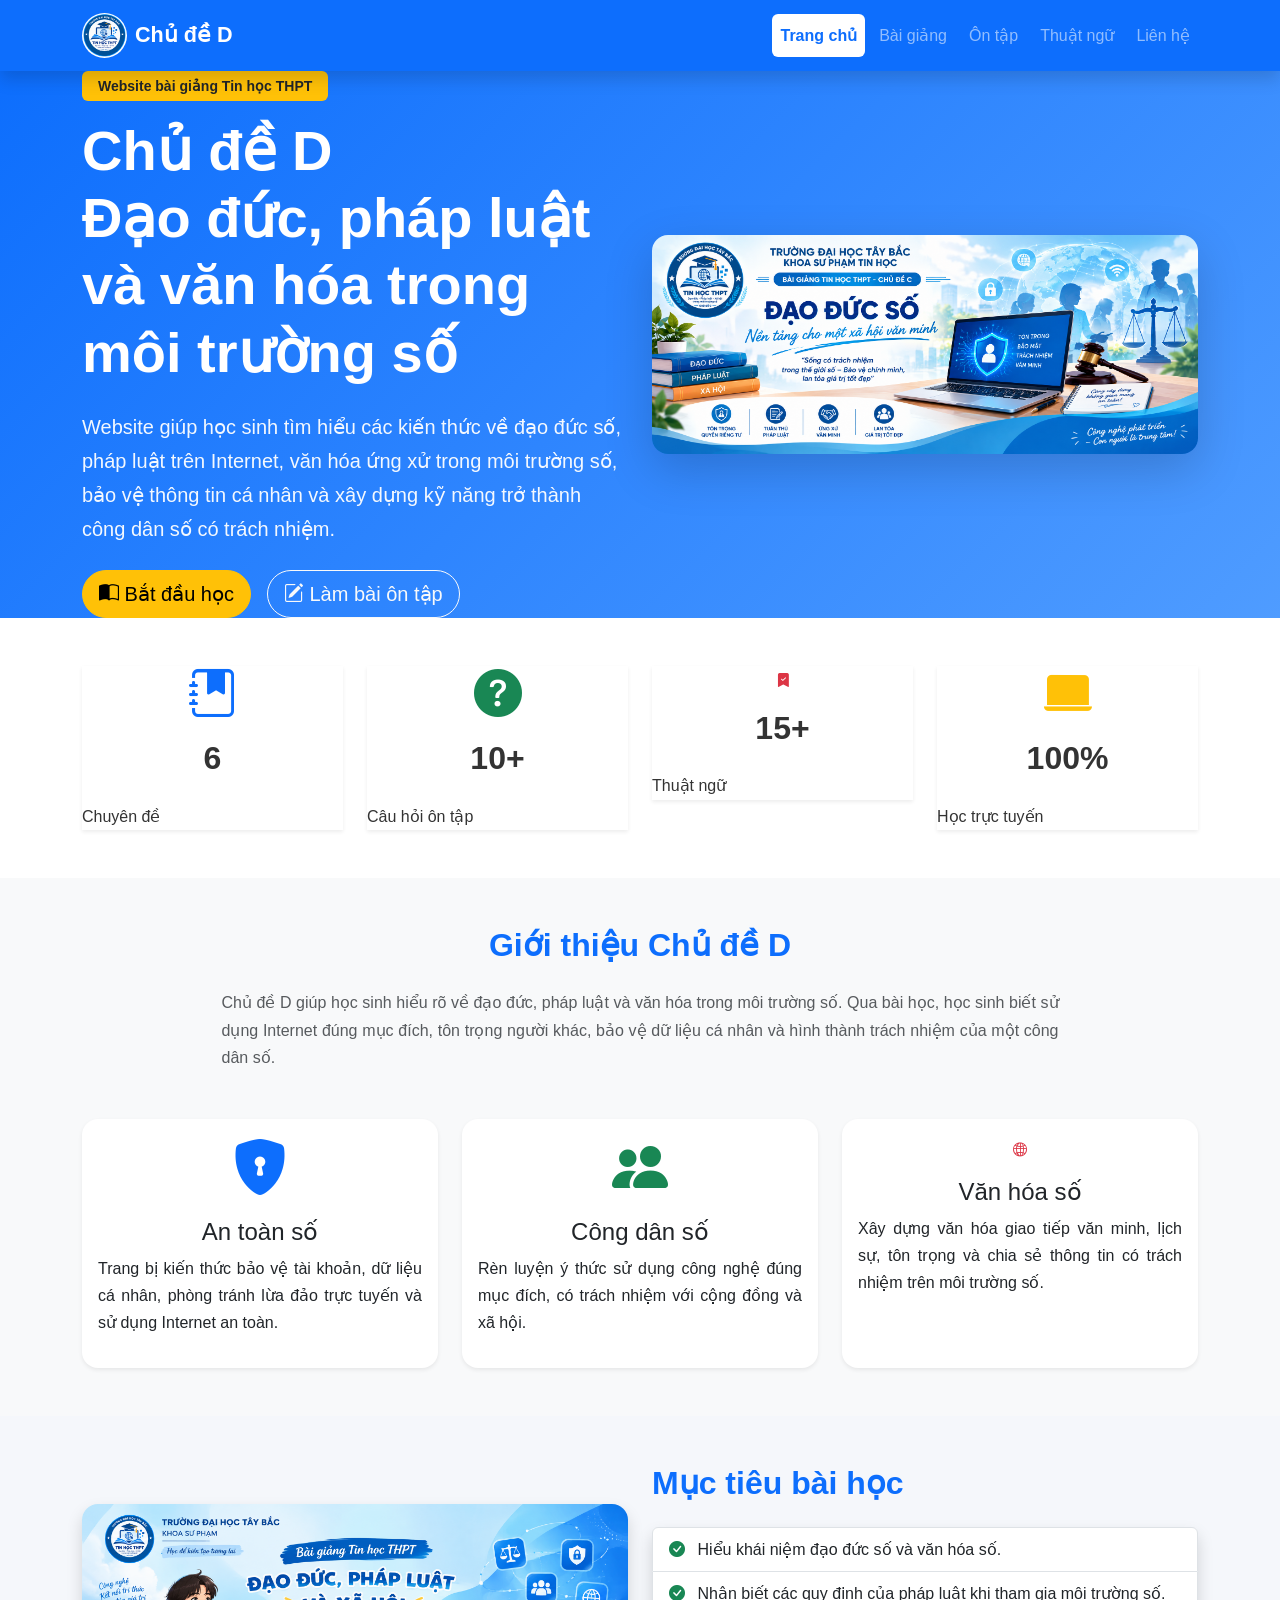
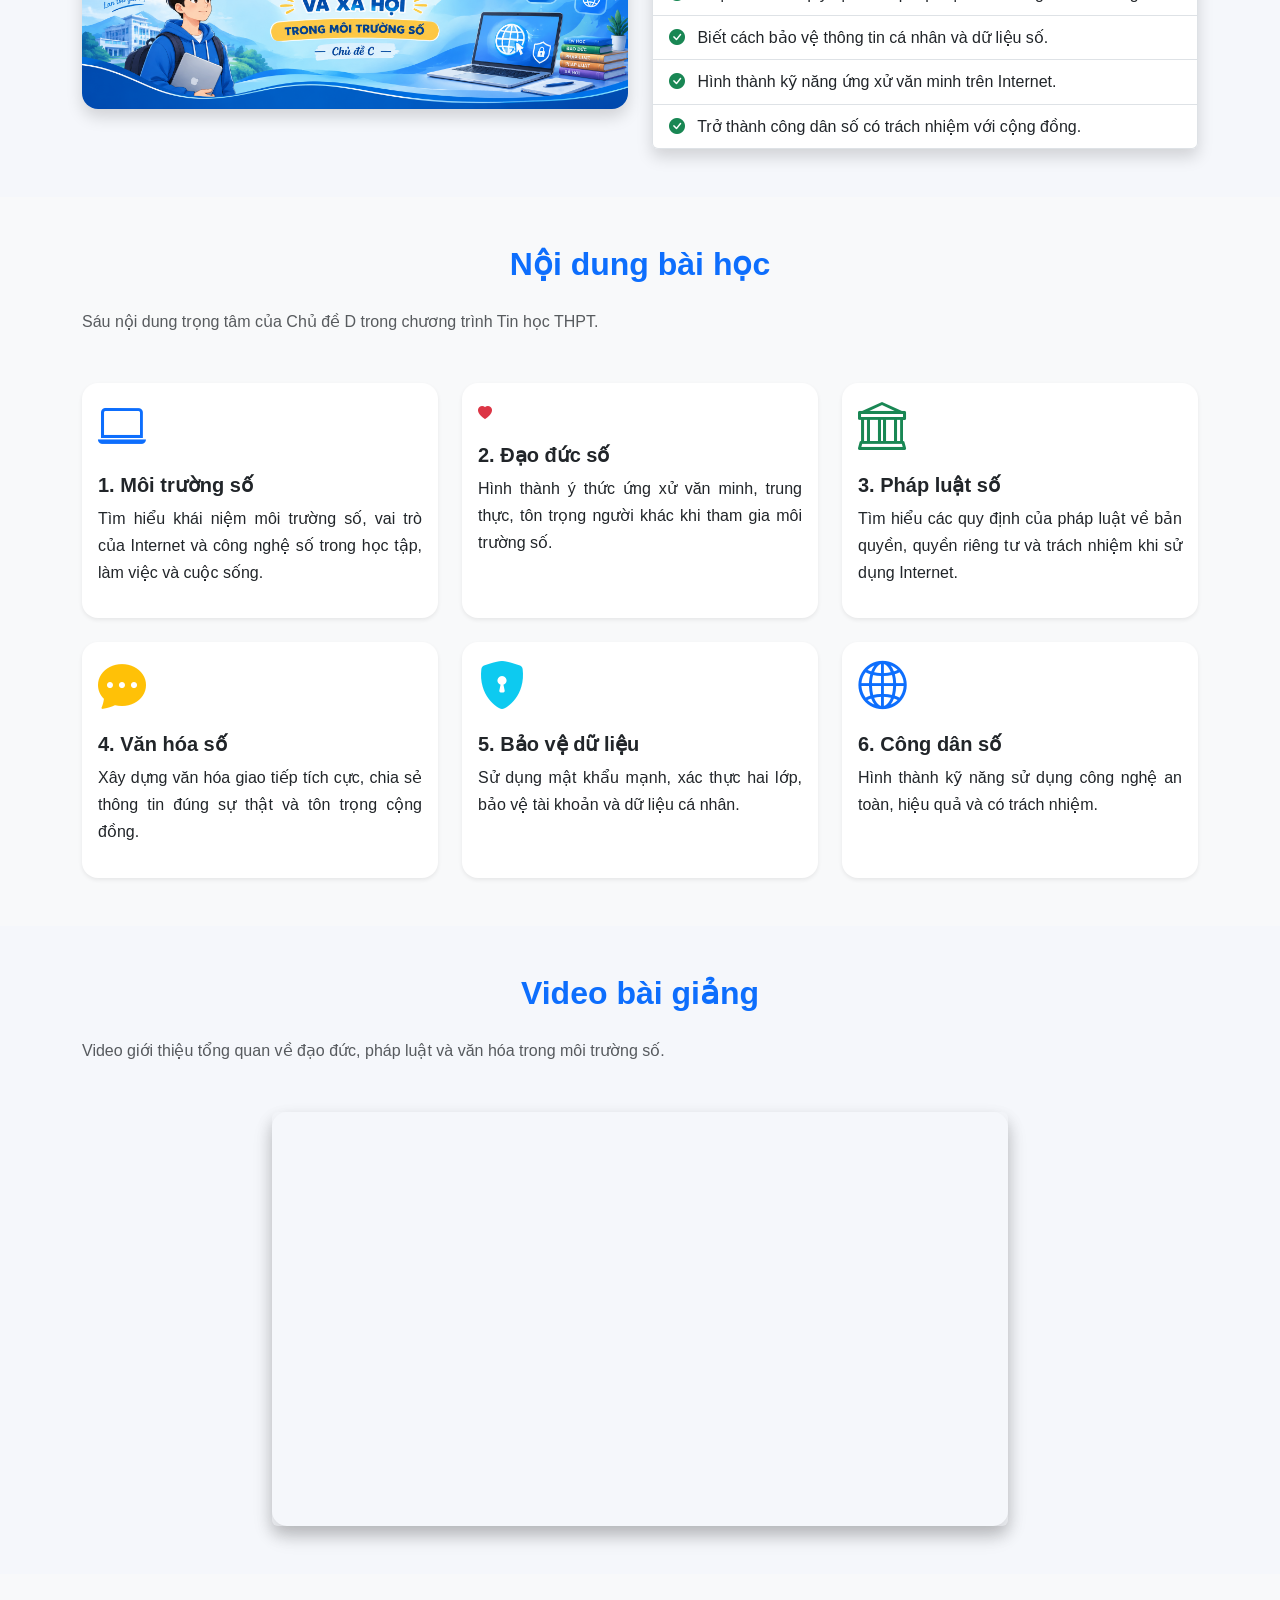
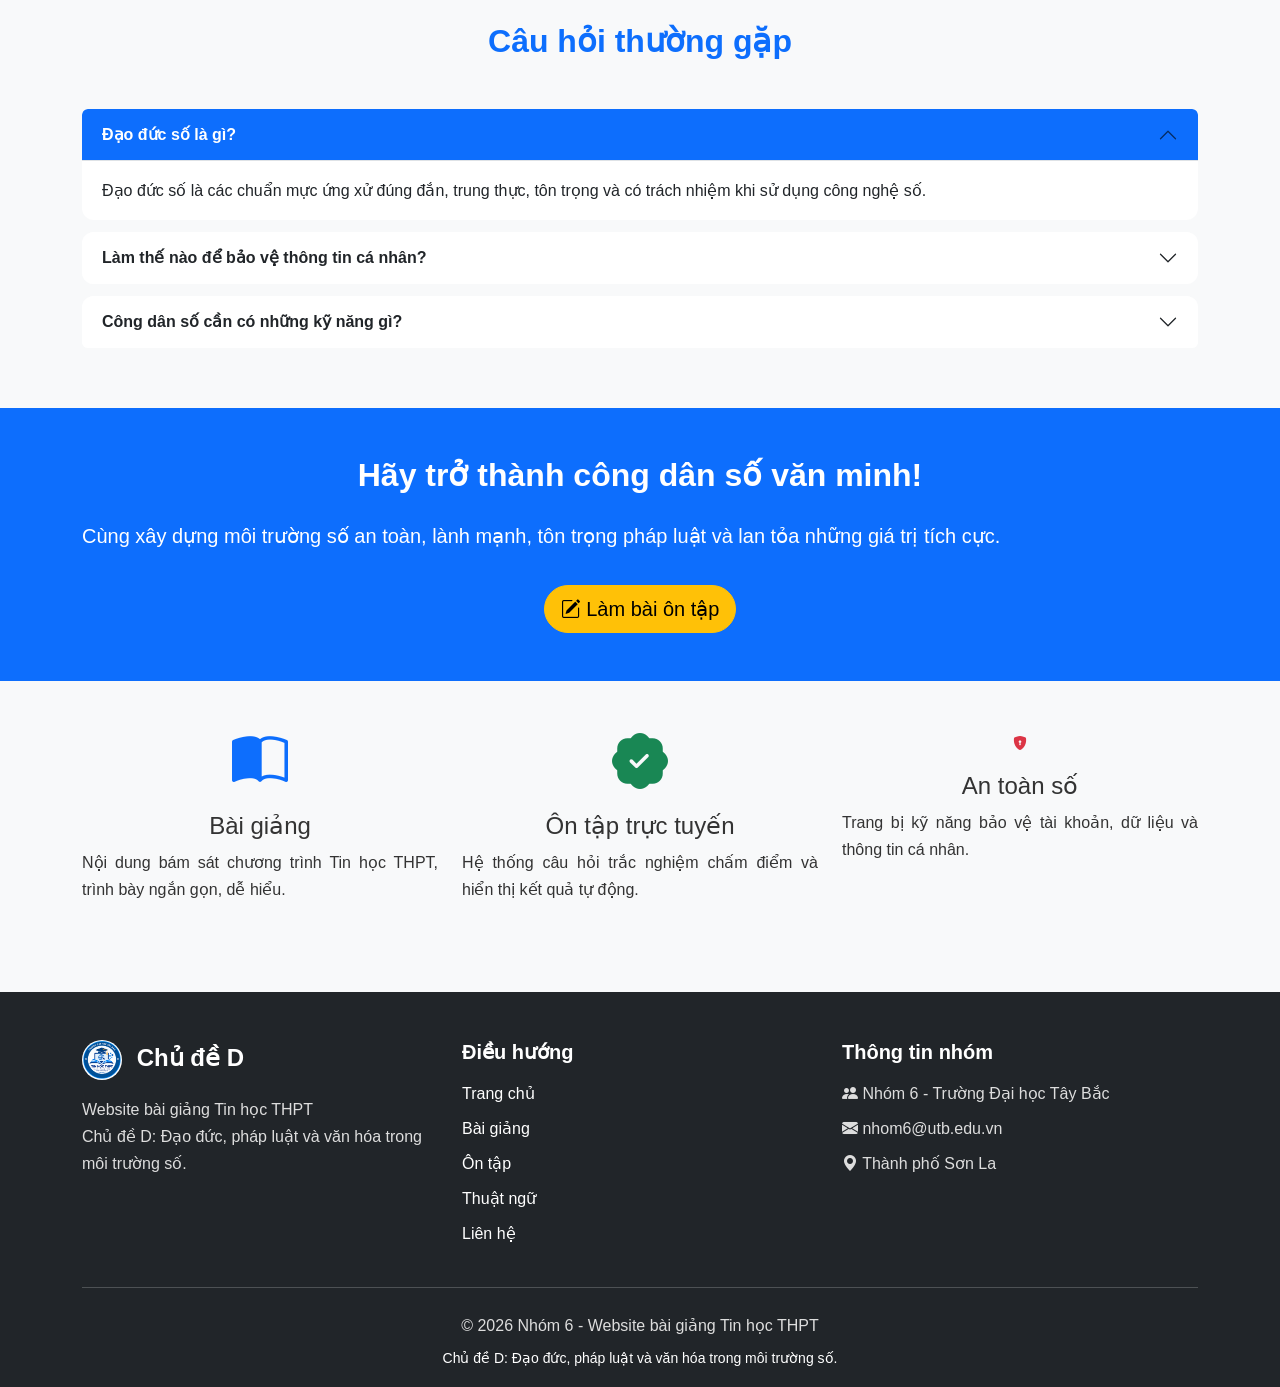
<file: index.html>
<!DOCTYPE html>
<html lang="vi">
<head>
    <meta charset="UTF-8">
    <meta name="viewport" content="width=device-width, initial-scale=1.0">

    <title>Website bài giảng Tin học THPT - Chủ đề D</title>

    <meta name="description"
        content="Website bài giảng Tin học THPT - Chủ đề D: Đạo đức, pháp luật và văn hóa trong môi trường số.">

    <meta name="keywords"
        content="Tin học THPT, Chủ đề D, Đạo đức số, Pháp luật số, Văn hóa số, Công dân số">

    <meta name="author"
        content="Nhóm 6 - Trường Đại học Tây Bắc">

    <meta name="theme-color"
        content="#0d6efd">

    <link rel="icon"
        href="images/logo.png">

    <link href="https://cdn.jsdelivr.net/npm/bootstrap@5.3.3/dist/css/bootstrap.min.css"
        rel="stylesheet">

    <link rel="stylesheet"
        href="https://cdn.jsdelivr.net/npm/bootstrap-icons@1.11.3/font/bootstrap-icons.min.css">

    <link rel="stylesheet"
        href="css/style.css">
</head>

<body>

    <nav class="navbar navbar-expand-lg navbar-dark bg-primary shadow sticky-top">

        <div class="container">

            <a class="navbar-brand d-flex align-items-center fw-bold"
                href="index.html">

                <img src="images/logo.png"
                    alt="Logo"
                    width="45"
                    height="45"
                    class="rounded-circle me-2">

                <span>Chủ đề D</span>

            </a>

            <button class="navbar-toggler"
                type="button"
                data-bs-toggle="collapse"
                data-bs-target="#menu">

                <span class="navbar-toggler-icon"></span>

            </button>

            <div class="collapse navbar-collapse"
                id="menu">

                <ul class="navbar-nav ms-auto">

                    <li class="nav-item">
                        <a class="nav-link active"
                            href="index.html">
                            Trang chủ
                        </a>
                    </li>

                    <li class="nav-item">
                        <a class="nav-link"
                            href="lesson.html">
                            Bài giảng
                        </a>
                    </li>

                    <li class="nav-item">
                        <a class="nav-link"
                            href="quiz.html">
                            Ôn tập
                        </a>
                    </li>

                    <li class="nav-item">
                        <a class="nav-link"
                            href="glossary.html">
                            Thuật ngữ
                        </a>
                    </li>

                    <li class="nav-item">
                        <a class="nav-link"
                            href="contact.html">
                            Liên hệ
                        </a>
                    </li>

                </ul>

            </div>

        </div>

    </nav>

    <header class="hero-section text-white">

        <div class="container">

            <div class="row align-items-center">

                <div class="col-lg-6">

                    <span class="badge bg-warning text-dark mb-3 px-3 py-2">
                        Website bài giảng Tin học THPT
                    </span>

                    <h1 class="display-4 fw-bold mb-4">

                        Chủ đề D<br>

                        Đạo đức, pháp luật và văn hóa trong môi trường số

                    </h1>

                    <p class="lead mb-4">

                        Website giúp học sinh tìm hiểu các kiến thức về đạo đức số,
                        pháp luật trên Internet, văn hóa ứng xử trong môi trường số,
                        bảo vệ thông tin cá nhân và xây dựng kỹ năng trở thành công
                        dân số có trách nhiệm.

                    </p>

                    <div class="d-flex flex-wrap gap-3">

                        <a href="lesson.html"
                            class="btn btn-warning btn-lg">

                            <i class="bi bi-book-half"></i>

                            Bắt đầu học

                        </a>

                        <a href="quiz.html"
                            class="btn btn-outline-light btn-lg">

                            <i class="bi bi-pencil-square"></i>

                            Làm bài ôn tập

                        </a>

                    </div>

                </div>

                <div class="col-lg-6 text-center mt-5 mt-lg-0">

                    <img src="images/banner.jpg"
                        alt="Banner Chủ đề D"
                        class="img-fluid rounded-4 shadow-lg">

                </div>

            </div>

        </div>

    </header>
     
    <section class="py-5 bg-white">

        <div class="container">

            <div class="row text-center g-4">

                <div class="col-6 col-md-3">

                    <div class="counter-box shadow-sm">

                        <i class="bi bi-journal-bookmark-fill display-5 text-primary"></i>

                        <h2 class="fw-bold mt-3">6</h2>

                        <p class="mb-0">Chuyên đề</p>

                    </div>

                </div>

                <div class="col-6 col-md-3">

                    <div class="counter-box shadow-sm">

                        <i class="bi bi-question-circle-fill display-5 text-success"></i>

                        <h2 class="fw-bold mt-3">10+</h2>

                        <p class="mb-0">Câu hỏi ôn tập</p>

                    </div>

                </div>

                <div class="col-6 col-md-3">

                    <div class="counter-box shadow-sm">

                        <i class="bi bi-bookmark-check-fill display-5 text-danger"></i>

                        <h2 class="fw-bold mt-3">15+</h2>

                        <p class="mb-0">Thuật ngữ</p>

                    </div>

                </div>

                <div class="col-6 col-md-3">

                    <div class="counter-box shadow-sm">

                        <i class="bi bi-laptop-fill display-5 text-warning"></i>

                        <h2 class="fw-bold mt-3">100%</h2>

                        <p class="mb-0">Học trực tuyến</p>

                    </div>

                </div>

            </div>

        </div>

    </section>

    <section class="py-5 bg-light">

        <div class="container">

            <div class="text-center mb-5">

                <h2 class="fw-bold text-primary">

                    Giới thiệu Chủ đề D

                </h2>

                <p class="text-muted w-75 mx-auto">

                    Chủ đề D giúp học sinh hiểu rõ về đạo đức, pháp luật và văn hóa
                    trong môi trường số. Qua bài học, học sinh biết sử dụng Internet
                    đúng mục đích, tôn trọng người khác, bảo vệ dữ liệu cá nhân và
                    hình thành trách nhiệm của một công dân số.

                </p>

            </div>

            <div class="row g-4">

                <div class="col-md-4">

                    <div class="card h-100 shadow-sm feature-card">

                        <div class="card-body text-center">

                            <i class="bi bi-shield-lock-fill display-4 text-primary"></i>

                            <h4 class="mt-3">

                                An toàn số

                            </h4>

                            <p>

                                Trang bị kiến thức bảo vệ tài khoản, dữ liệu cá nhân,
                                phòng tránh lừa đảo trực tuyến và sử dụng Internet an toàn.

                            </p>

                        </div>

                    </div>

                </div>

                <div class="col-md-4">

                    <div class="card h-100 shadow-sm feature-card">

                        <div class="card-body text-center">

                            <i class="bi bi-people-fill display-4 text-success"></i>

                            <h4 class="mt-3">

                                Công dân số

                            </h4>

                            <p>

                                Rèn luyện ý thức sử dụng công nghệ đúng mục đích,
                                có trách nhiệm với cộng đồng và xã hội.

                            </p>

                        </div>

                    </div>

                </div>

                <div class="col-md-4">

                    <div class="card h-100 shadow-sm feature-card">

                        <div class="card-body text-center">

                            <i class="bi bi-globe2 display-4 text-danger"></i>

                            <h4 class="mt-3">

                                Văn hóa số

                            </h4>

                            <p>

                                Xây dựng văn hóa giao tiếp văn minh, lịch sự,
                                tôn trọng và chia sẻ thông tin có trách nhiệm
                                trên môi trường số.

                            </p>

                        </div>

                    </div>

                </div>

            </div>

        </div>

    </section>

  <section class="py-5">

        <div class="container">

            <div class="row align-items-center">

                <div class="col-lg-6">

                    <img src="images/ethics.jpg"
                        alt="Đạo đức số"
                        class="img-fluid rounded-4 shadow">

                </div>

                <div class="col-lg-6 mt-4 mt-lg-0">

                    <h2 class="fw-bold text-primary mb-4">

                        Mục tiêu bài học

                    </h2>

                    <ul class="list-group shadow">

                        <li class="list-group-item">

                            <i class="bi bi-check-circle-fill text-success me-2"></i>

                            Hiểu khái niệm đạo đức số và văn hóa số.

                        </li>

                        <li class="list-group-item">

                            <i class="bi bi-check-circle-fill text-success me-2"></i>

                            Nhận biết các quy định của pháp luật khi tham gia môi trường số.

                        </li>

                        <li class="list-group-item">

                            <i class="bi bi-check-circle-fill text-success me-2"></i>

                            Biết cách bảo vệ thông tin cá nhân và dữ liệu số.

                        </li>

                        <li class="list-group-item">

                            <i class="bi bi-check-circle-fill text-success me-2"></i>

                            Hình thành kỹ năng ứng xử văn minh trên Internet.

                        </li>

                        <li class="list-group-item">

                            <i class="bi bi-check-circle-fill text-success me-2"></i>

                            Trở thành công dân số có trách nhiệm với cộng đồng.

                        </li>

                    </ul>

                </div>

            </div>

        </div>

    </section>
  
    <section class="py-5 bg-light">

        <div class="container">

            <div class="text-center mb-5">

                <h2 class="fw-bold text-primary">
                    Nội dung bài học
                </h2>

                <p class="text-muted">
                    Sáu nội dung trọng tâm của Chủ đề D trong chương trình Tin học THPT.
                </p>

            </div>

            <div class="row g-4">

                <div class="col-md-4">

                    <div class="card h-100 shadow-sm lesson-card">

                        <div class="card-body">

                            <i class="bi bi-laptop display-5 text-primary"></i>

                            <h5 class="mt-3 fw-bold">
                                1. Môi trường số
                            </h5>

                            <p>
                                Tìm hiểu khái niệm môi trường số, vai trò của Internet
                                và công nghệ số trong học tập, làm việc và cuộc sống.
                            </p>

                        </div>

                    </div>

                </div>

                <div class="col-md-4">

                    <div class="card h-100 shadow-sm lesson-card">

                        <div class="card-body">

                            <i class="bi bi-heart-fill display-5 text-danger"></i>

                            <h5 class="mt-3 fw-bold">
                                2. Đạo đức số
                            </h5>

                            <p>
                                Hình thành ý thức ứng xử văn minh, trung thực,
                                tôn trọng người khác khi tham gia môi trường số.
                            </p>

                        </div>

                    </div>

                </div>

                <div class="col-md-4">

                    <div class="card h-100 shadow-sm lesson-card">

                        <div class="card-body">

                            <i class="bi bi-bank display-5 text-success"></i>

                            <h5 class="mt-3 fw-bold">
                                3. Pháp luật số
                            </h5>

                            <p>
                                Tìm hiểu các quy định của pháp luật về bản quyền,
                                quyền riêng tư và trách nhiệm khi sử dụng Internet.
                            </p>

                        </div>

                    </div>

                </div>

                <div class="col-md-4">

                    <div class="card h-100 shadow-sm lesson-card">

                        <div class="card-body">

                            <i class="bi bi-chat-dots-fill display-5 text-warning"></i>

                            <h5 class="mt-3 fw-bold">
                                4. Văn hóa số
                            </h5>

                            <p>
                                Xây dựng văn hóa giao tiếp tích cực,
                                chia sẻ thông tin đúng sự thật và tôn trọng cộng đồng.
                            </p>

                        </div>

                    </div>

                </div>

                <div class="col-md-4">

                    <div class="card h-100 shadow-sm lesson-card">

                        <div class="card-body">

                            <i class="bi bi-shield-lock-fill display-5 text-info"></i>

                            <h5 class="mt-3 fw-bold">
                                5. Bảo vệ dữ liệu
                            </h5>

                            <p>
                                Sử dụng mật khẩu mạnh, xác thực hai lớp,
                                bảo vệ tài khoản và dữ liệu cá nhân.
                            </p>

                        </div>

                    </div>

                </div>

                <div class="col-md-4">

                    <div class="card h-100 shadow-sm lesson-card">

                        <div class="card-body">

                            <i class="bi bi-globe2 display-5 text-primary"></i>

                            <h5 class="mt-3 fw-bold">
                                6. Công dân số
                            </h5>

                            <p>
                                Hình thành kỹ năng sử dụng công nghệ
                                an toàn, hiệu quả và có trách nhiệm.
                            </p>

                        </div>

                    </div>

                </div>

            </div>

        </div>

    </section>

    <section class="py-5">

        <div class="container">

            <div class="text-center mb-5">

                <h2 class="fw-bold text-primary">

                    Video bài giảng

                </h2>

                <p class="text-muted">

                    Video giới thiệu tổng quan về đạo đức, pháp luật
                    và văn hóa trong môi trường số.

                </p>

            </div>

            <div class="row justify-content-center">

                <div class="col-lg-8">

                    <div class="ratio ratio-16x9 shadow rounded">

                        <iframe

                            src="https://www.youtube.com/embed/aqz-KE-bpKQ"

                            title="Video bài giảng"

                            allowfullscreen>

                        </iframe>

                    </div>

                </div>

            </div>

        </div>

    </section>
  
    <section class="py-5 bg-light">

        <div class="container">

            <h2 class="text-center fw-bold text-primary mb-5">

                Câu hỏi thường gặp

            </h2>

            <div class="accordion" id="faq">

                <div class="accordion-item">

                    <h2 class="accordion-header">

                        <button
                            class="accordion-button"
                            data-bs-toggle="collapse"
                            data-bs-target="#faq1">

                            Đạo đức số là gì?

                        </button>

                    </h2>

                    <div
                        id="faq1"
                        class="accordion-collapse collapse show"
                        data-bs-parent="#faq">

                        <div class="accordion-body">

                            Đạo đức số là các chuẩn mực ứng xử đúng đắn,
                            trung thực, tôn trọng và có trách nhiệm khi
                            sử dụng công nghệ số.

                        </div>

                    </div>

                </div>

                <div class="accordion-item">

                    <h2 class="accordion-header">

                        <button
                            class="accordion-button collapsed"
                            data-bs-toggle="collapse"
                            data-bs-target="#faq2">

                            Làm thế nào để bảo vệ thông tin cá nhân?

                        </button>

                    </h2>

                    <div
                        id="faq2"
                        class="accordion-collapse collapse"
                        data-bs-parent="#faq">

                        <div class="accordion-body">

                            Không chia sẻ mật khẩu, sử dụng xác thực hai lớp,
                            cập nhật phần mềm thường xuyên và không truy cập
                            các liên kết không rõ nguồn gốc.

                        </div>

                    </div>

                </div>

                <div class="accordion-item">

                    <h2 class="accordion-header">

                        <button
                            class="accordion-button collapsed"
                            data-bs-toggle="collapse"
                            data-bs-target="#faq3">

                            Công dân số cần có những kỹ năng gì?

                        </button>

                    </h2>

                    <div
                        id="faq3"
                        class="accordion-collapse collapse"
                        data-bs-parent="#faq">

                        <div class="accordion-body">

                            Biết sử dụng công nghệ an toàn,
                            tôn trọng pháp luật, bảo vệ dữ liệu cá nhân,
                            ứng xử văn minh và có trách nhiệm trên môi trường số.

                        </div>

                    </div>

                </div>

            </div>

        </div>

    </section>
 
    <section class="py-5 bg-primary text-white text-center">

        <div class="container">

            <h2 class="fw-bold">
                Hãy trở thành công dân số văn minh!
            </h2>

            <p class="lead mt-3">
                Cùng xây dựng môi trường số an toàn, lành mạnh,
                tôn trọng pháp luật và lan tỏa những giá trị tích cực.
            </p>

            <a href="quiz.html" class="btn btn-warning btn-lg mt-3">

                <i class="bi bi-pencil-square"></i>

                Làm bài ôn tập

            </a>

        </div>

    </section>

    <section class="py-5 bg-light">

        <div class="container">

            <div class="row text-center">

                <div class="col-md-4 mb-4">

                    <i class="bi bi-book-half display-4 text-primary"></i>

                    <h4 class="mt-3">
                        Bài giảng
                    </h4>

                    <p>
                        Nội dung bám sát chương trình Tin học THPT,
                        trình bày ngắn gọn, dễ hiểu.
                    </p>

                </div>

                <div class="col-md-4 mb-4">

                    <i class="bi bi-patch-check-fill display-4 text-success"></i>

                    <h4 class="mt-3">
                        Ôn tập trực tuyến
                    </h4>

                    <p>
                        Hệ thống câu hỏi trắc nghiệm
                        chấm điểm và hiển thị kết quả tự động.
                    </p>

                </div>

                <div class="col-md-4 mb-4">

                    <i class="bi bi-shield-lock-fill display-4 text-danger"></i>

                    <h4 class="mt-3">
                        An toàn số
                    </h4>

                    <p>
                        Trang bị kỹ năng bảo vệ tài khoản,
                        dữ liệu và thông tin cá nhân.
                    </p>

                </div>

            </div>

        </div>

    </section>

    <footer class="bg-dark text-white pt-5 pb-3">

        <div class="container">

            <div class="row gy-4">

                <div class="col-lg-4">

                    <h4 class="fw-bold">

                        <img
                            src="images/logo.png"
                            width="40"
                            class="rounded-circle me-2"
                            alt="Logo"
                        >

                        Chủ đề D

                    </h4>

                    <p class="mt-3">

                        Website bài giảng Tin học THPT

                        <br>

                        Chủ đề D:
                        Đạo đức, pháp luật và văn hóa trong môi trường số.

                    </p>

                </div>

                <div class="col-lg-4">

                    <h5 class="fw-bold">
                        Điều hướng
                    </h5>

                    <ul class="list-unstyled mt-3">

                        <li class="mb-2">
                            <a href="index.html" class="text-white text-decoration-none">
                                Trang chủ
                            </a>
                        </li>

                        <li class="mb-2">
                            <a href="lesson.html" class="text-white text-decoration-none">
                                Bài giảng
                            </a>
                        </li>

                        <li class="mb-2">
                            <a href="quiz.html" class="text-white text-decoration-none">
                                Ôn tập
                            </a>
                        </li>

                        <li class="mb-2">
                            <a href="glossary.html" class="text-white text-decoration-none">
                                Thuật ngữ
                            </a>
                        </li>

                        <li>
                            <a href="contact.html" class="text-white text-decoration-none">
                                Liên hệ
                            </a>
                        </li>

                    </ul>

                </div>

                <div class="col-lg-4">

                    <h5 class="fw-bold">
                        Thông tin nhóm
                    </h5>

                    <p class="mt-3">

                        <i class="bi bi-people-fill"></i>

                        Nhóm 6 - Trường Đại học Tây Bắc

                    </p>

                    <p>

                        <i class="bi bi-envelope-fill"></i>

                        nhom6@utb.edu.vn

                    </p>

                    <p>

                        <i class="bi bi-geo-alt-fill"></i>

                        Thành phố Sơn La

                    </p>

                </div>

            </div>

            <hr class="my-4">

            <div class="text-center">

                <p class="mb-1">

                    © 2026 Nhóm 6 - Website bài giảng Tin học THPT

                </p>

                <small>

                    Chủ đề D: Đạo đức, pháp luật và văn hóa trong môi trường số.

                </small>

            </div>

        </div>

    </footer>

    <button
        id="topBtn"
        class="btn btn-primary rounded-circle position-fixed"
        style="bottom:25px;right:25px;display:none;z-index:999;"
    >

        <i class="bi bi-arrow-up"></i>

    </button>

    <script src="https://cdn.jsdelivr.net/npm/bootstrap@5.3.3/dist/js/bootstrap.bundle.min.js"></script>

    <script src="https://code.jquery.com/jquery-3.7.1.min.js"></script>

    <script src="js/script.js"></script>

</body>

</html>
</file>
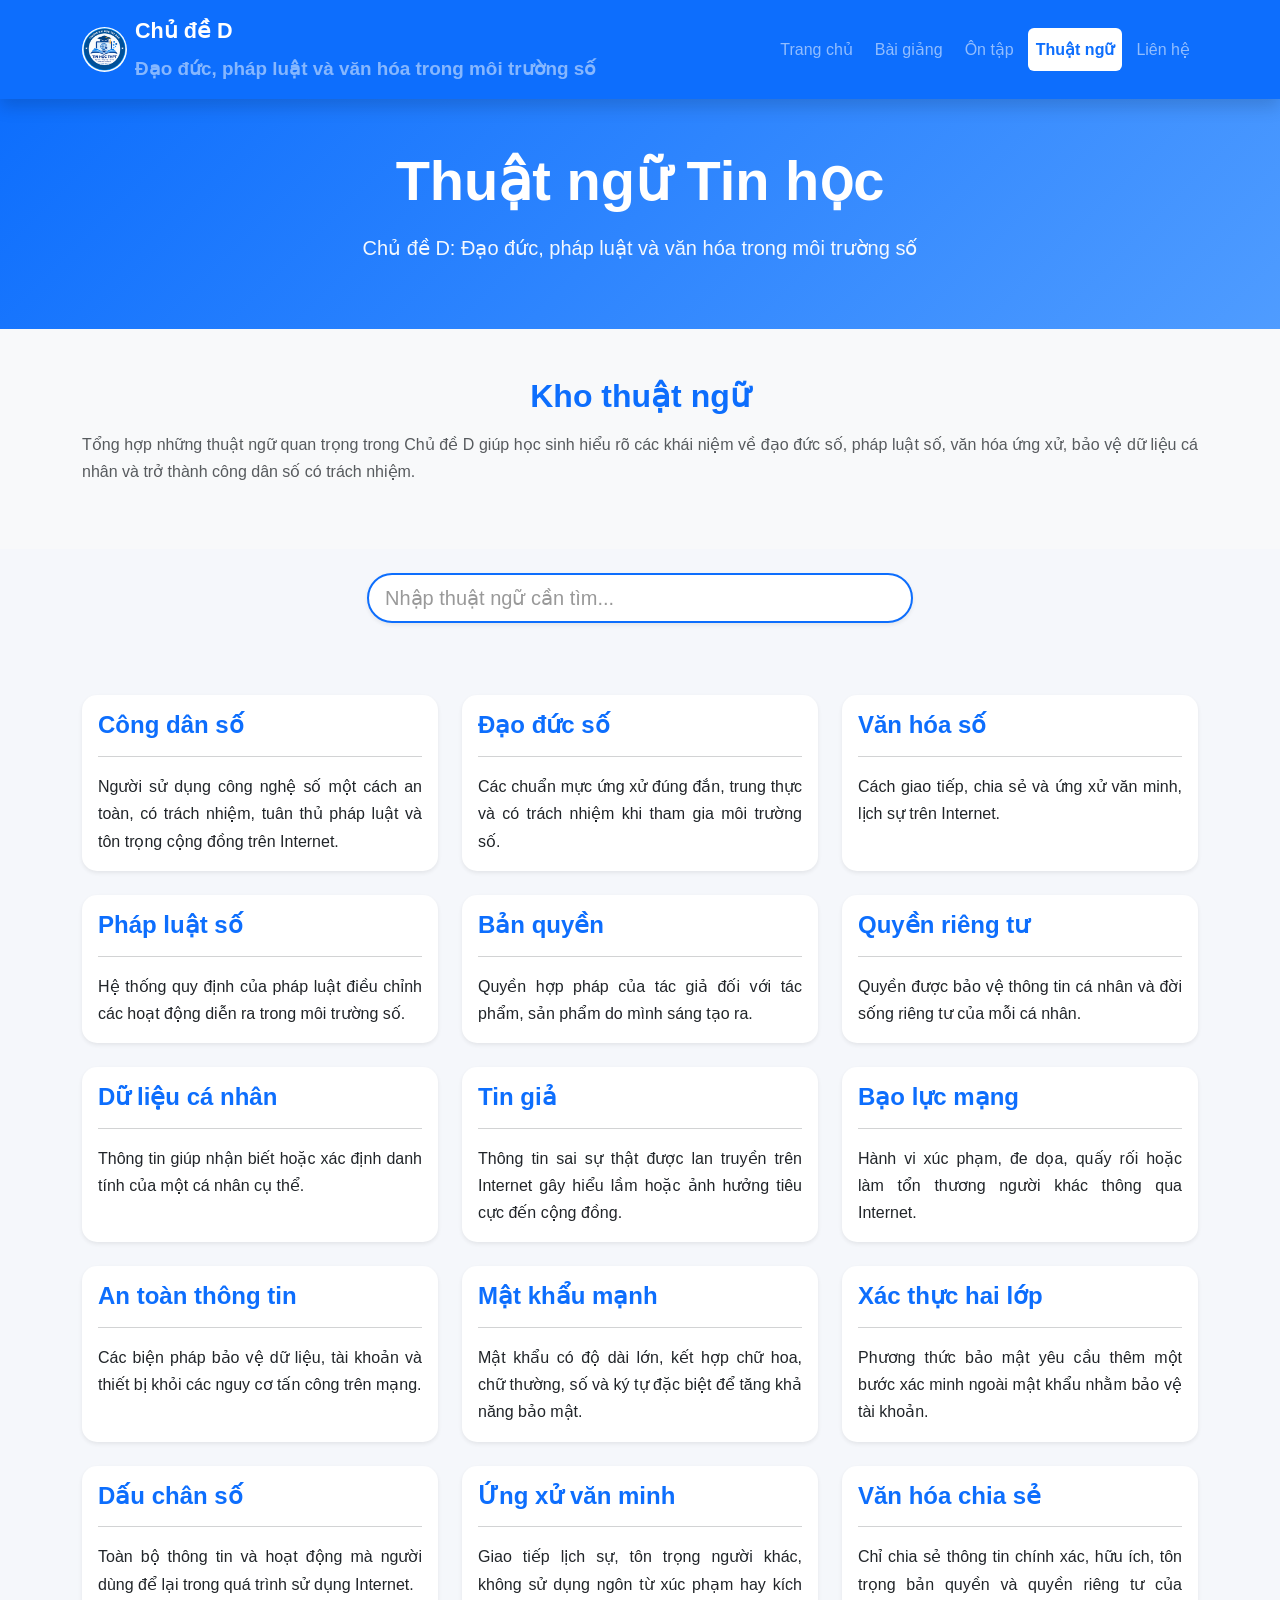
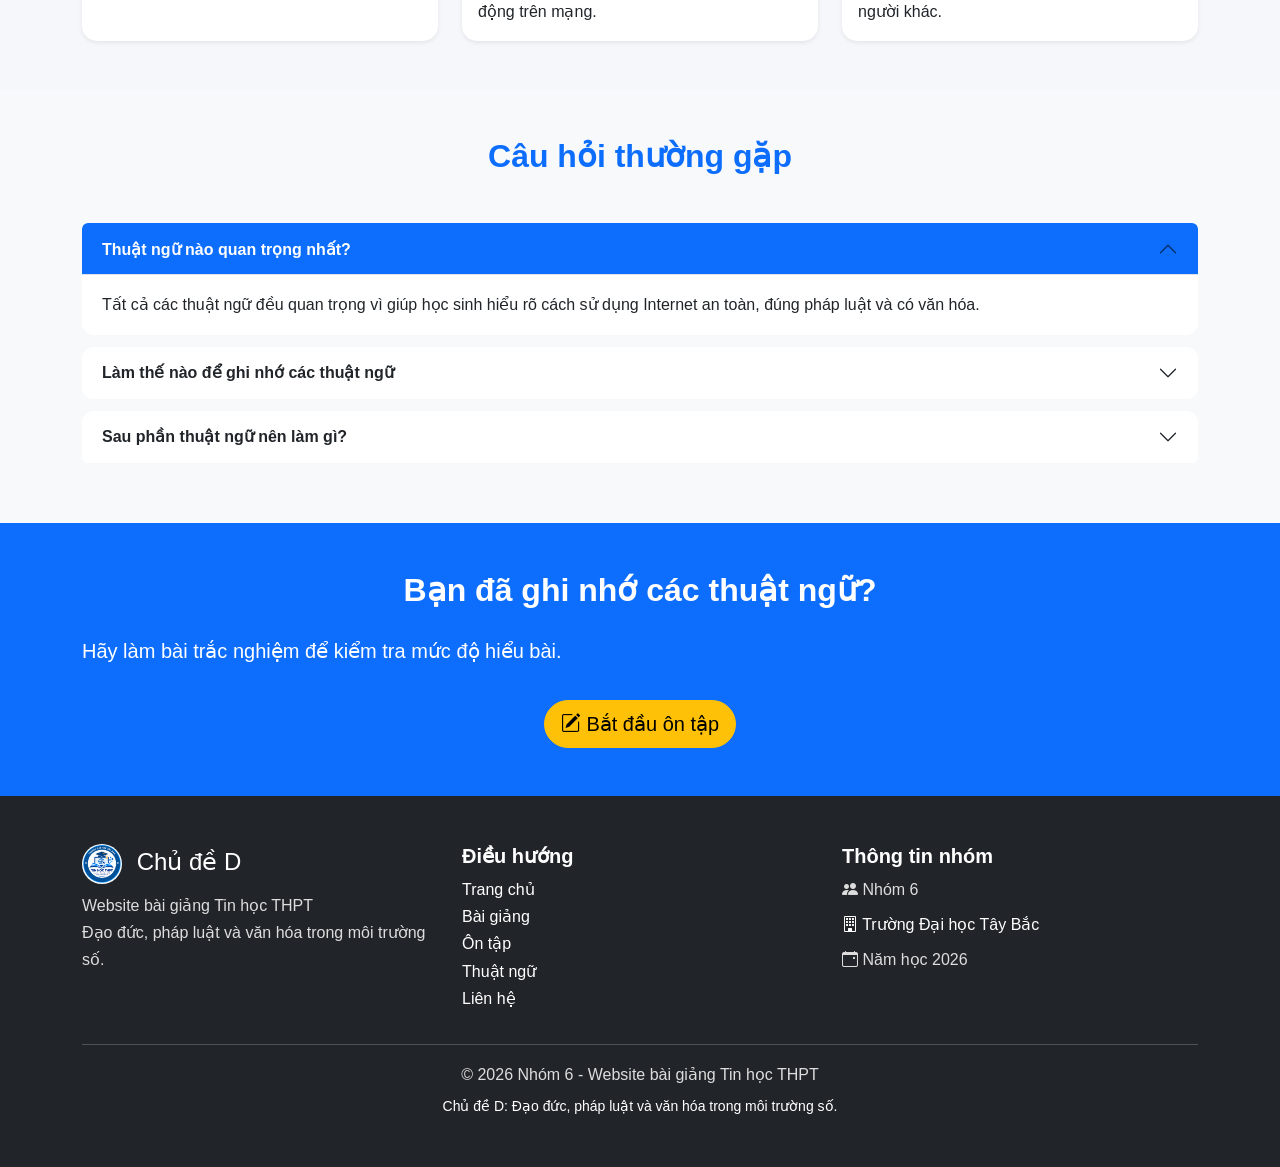
<file: glossary.html>
<!DOCTYPE html>
<html lang="vi">
<head>
    <meta charset="UTF-8">
    <meta name="viewport" content="width=device-width, initial-scale=1.0">

    <title>Thuật ngữ - Chủ đề D</title>

    <meta name="description"
        content="Website bài giảng Tin học THPT - Chủ đề D: Đạo đức, pháp luật và văn hóa trong môi trường số.">

    <meta name="keywords"
        content="Tin học THPT, Chủ đề D, Công dân số, Đạo đức số, Văn hóa số">

    <meta name="author"
        content="Nhóm 6 - Trường Đại học Tây Bắc">

    <link rel="icon" href="images/logo.png">

    <link
        href="https://cdn.jsdelivr.net/npm/bootstrap@5.3.3/dist/css/bootstrap.min.css"
        rel="stylesheet">

    <link
        rel="stylesheet"
        href="https://cdn.jsdelivr.net/npm/bootstrap-icons@1.11.3/font/bootstrap-icons.min.css">

    <link rel="stylesheet" href="css/style.css">
</head>

<body>

<nav class="navbar navbar-expand-lg navbar-dark bg-primary sticky-top shadow">

    <div class="container">

        <a class="navbar-brand d-flex align-items-center fw-bold"
            href="index.html">

            <img
                src="images/logo.png"
                alt="Logo"
                width="45"
                height="45"
                class="rounded-circle me-2">
            <div>
                <div>Chủ đề D</div>
                <small class="text-white-50">
                    Đạo đức, pháp luật và văn hóa trong môi trường số
                </small>
            </div>
        </a>
        <button
            class="navbar-toggler"
            type="button"
            data-bs-toggle="collapse"
            data-bs-target="#menu">
            <span class="navbar-toggler-icon"></span>
        </button>
        <div class="collapse navbar-collapse" id="menu">
            <ul class="navbar-nav ms-auto">
                <li class="nav-item">
                    <a class="nav-link"
                        href="index.html">
                        Trang chủ
                    </a>
                </li>
                <li class="nav-item">
                    <a class="nav-link"
                        href="lesson.html">
                        Bài giảng
                    </a>
                </li>
                <li class="nav-item">
                    <a class="nav-link"
                        href="quiz.html">
                        Ôn tập
                    </a>
                </li>
                <li class="nav-item">
                    <a class="nav-link active"
                        href="glossary.html">
                        Thuật ngữ
                    </a>
                </li>
                <li class="nav-item">
                    <a class="nav-link"
                        href="contact.html">
                        Liên hệ
                    </a>
                </li>
            </ul>
        </div>
    </div>
</nav>
<header class="bg-primary text-white py-5">
    <div class="container text-center">
        <h1 class="display-4 fw-bold">
            Thuật ngữ Tin học
        </h1>
        <p class="lead mt-3">
            Chủ đề D: Đạo đức, pháp luật và văn hóa trong môi trường số
        </p>
    </div>
</header>
<section class="py-5 bg-light">
    <div class="container">
        <div class="text-center">
            <h2 class="text-primary fw-bold mb-3">
                Kho thuật ngữ
            </h2>
            <p class="text-muted">
                Tổng hợp những thuật ngữ quan trọng trong Chủ đề D giúp học sinh
                hiểu rõ các khái niệm về đạo đức số, pháp luật số, văn hóa ứng xử,
                bảo vệ dữ liệu cá nhân và trở thành công dân số có trách nhiệm.

            </p>
        </div>
    </div>
</section>
<section class="py-4">
    <div class="container">
        <div class="row justify-content-center">
            <div class="col-lg-6">
                <input
                    type="text"
                    id="searchQuestion"
                    class="form-control form-control-lg shadow-sm"
                    placeholder="Nhập thuật ngữ cần tìm...">
            </div>
        </div>
    </div>
</section>
<section class="py-5">
<div class="container">
<div class="row g-4" id="glossaryContainer">
  <div class="col-md-4">
    <div class="card glossary-card h-100 shadow-sm">
        <div class="card-body">
            <h4>Công dân số</h4>
            <hr>
            <p>
                Người sử dụng công nghệ số một cách an toàn, có trách nhiệm,
                tuân thủ pháp luật và tôn trọng cộng đồng trên Internet.
            </p>
        </div>
    </div>
</div>

<div class="col-md-4">
    <div class="card glossary-card h-100 shadow-sm">
        <div class="card-body">
            <h4>Đạo đức số</h4>
            <hr>
            <p>
                Các chuẩn mực ứng xử đúng đắn, trung thực và có trách nhiệm
                khi tham gia môi trường số.
            </p>
        </div>
    </div>
</div>

<div class="col-md-4">
    <div class="card glossary-card h-100 shadow-sm">
        <div class="card-body">
            <h4>Văn hóa số</h4>
            <hr>
            <p>
                Cách giao tiếp, chia sẻ và ứng xử văn minh, lịch sự trên
                Internet.
            </p>
        </div>
    </div>
</div>
<div class="col-md-4">
    <div class="card glossary-card h-100 shadow-sm">
        <div class="card-body">
            <h4>Pháp luật số</h4>
            <hr>
            <p>
                Hệ thống quy định của pháp luật điều chỉnh các hoạt động
                diễn ra trong môi trường số.
            </p>
        </div>
    </div>
</div>
<div class="col-md-4">
    <div class="card glossary-card h-100 shadow-sm">
        <div class="card-body">
            <h4>Bản quyền</h4>
            <hr>
            <p>
                Quyền hợp pháp của tác giả đối với tác phẩm, sản phẩm do mình
                sáng tạo ra.
            </p>
        </div>
    </div>
</div>
<div class="col-md-4">
    <div class="card glossary-card h-100 shadow-sm">
        <div class="card-body">
            <h4>Quyền riêng tư</h4>
            <hr>
            <p>
                Quyền được bảo vệ thông tin cá nhân và đời sống riêng tư của
                mỗi cá nhân.
            </p>
        </div>
    </div>
</div>
<div class="col-md-4">
    <div class="card glossary-card h-100 shadow-sm">
        <div class="card-body">
            <h4>Dữ liệu cá nhân</h4>
            <hr>
            <p>
                Thông tin giúp nhận biết hoặc xác định danh tính của một cá
                nhân cụ thể.
            </p>
        </div>
    </div>
</div>

<div class="col-md-4">
    <div class="card glossary-card h-100 shadow-sm">
        <div class="card-body">
            <h4>Tin giả</h4>
            <hr>
            <p>
                Thông tin sai sự thật được lan truyền trên Internet gây hiểu
                lầm hoặc ảnh hưởng tiêu cực đến cộng đồng.
            </p>
        </div>
    </div>
</div>

<div class="col-md-4">
    <div class="card glossary-card h-100 shadow-sm">
        <div class="card-body">
            <h4>Bạo lực mạng</h4>
            <hr>
            <p>
                Hành vi xúc phạm, đe dọa, quấy rối hoặc làm tổn thương người
                khác thông qua Internet.
            </p>
        </div>
    </div>
</div>

<div class="col-md-4">
    <div class="card glossary-card h-100 shadow-sm">
        <div class="card-body">
            <h4>An toàn thông tin</h4>
            <hr>
            <p>
                Các biện pháp bảo vệ dữ liệu, tài khoản và thiết bị khỏi các
                nguy cơ tấn công trên mạng.
            </p>
        </div>
    </div>
</div>

<div class="col-md-4">
    <div class="card glossary-card h-100 shadow-sm">
        <div class="card-body">
            <h4>Mật khẩu mạnh</h4>
            <hr>
            <p>
                Mật khẩu có độ dài lớn, kết hợp chữ hoa, chữ thường, số và ký
                tự đặc biệt để tăng khả năng bảo mật.
            </p>
        </div>
    </div>
</div>

<div class="col-md-4">
    <div class="card glossary-card h-100 shadow-sm">
        <div class="card-body">
            <h4>Xác thực hai lớp</h4>
            <hr>
            <p>
                Phương thức bảo mật yêu cầu thêm một bước xác minh ngoài mật
                khẩu nhằm bảo vệ tài khoản.
            </p>
        </div>
    </div>
</div>

<div class="col-md-4">
    <div class="card glossary-card h-100 shadow-sm">
        <div class="card-body">
            <h4>Dấu chân số</h4>
            <hr>
            <p>
                Toàn bộ thông tin và hoạt động mà người dùng để lại trong quá
                trình sử dụng Internet.
            </p>
        </div>
    </div>
</div>

<div class="col-md-4">
    <div class="card glossary-card h-100 shadow-sm">
        <div class="card-body">
            <h4>Ứng xử văn minh</h4>
            <hr>
            <p>
                Giao tiếp lịch sự, tôn trọng người khác, không sử dụng ngôn từ
                xúc phạm hay kích động trên mạng.
            </p>
        </div>
    </div>
</div>

<div class="col-md-4">
    <div class="card glossary-card h-100 shadow-sm">
        <div class="card-body">
            <h4>Văn hóa chia sẻ</h4>
            <hr>
            <p>
                Chỉ chia sẻ thông tin chính xác, hữu ích, tôn trọng bản quyền
                và quyền riêng tư của người khác.
            </p>
        </div>
    </div>
</div>

</div>
</div>
</section>

<section class="bg-light py-5">

    <div class="container">

        <h2 class="text-center text-primary fw-bold mb-5">
            Câu hỏi thường gặp
        </h2>

        <div class="accordion" id="glossaryFAQ">

            <div class="accordion-item">

                <h2 class="accordion-header">

                    <button
                        class="accordion-button"
                        data-bs-toggle="collapse"
                        data-bs-target="#faq1">

                        Thuật ngữ nào quan trọng nhất?

                    </button>

                </h2>

                <div
                    id="faq1"
                    class="accordion-collapse collapse show"
                    data-bs-parent="#glossaryFAQ">

                    <div class="accordion-body">

                        Tất cả các thuật ngữ đều quan trọng vì giúp học sinh
                        hiểu rõ cách sử dụng Internet an toàn, đúng pháp luật
                        và có văn hóa.

                    </div>
                </div>
            </div>
            <div class="accordion-item">

                <h2 class="accordion-header">

                    <button
                        class="accordion-button collapsed"
                        data-bs-toggle="collapse"
                        data-bs-target="#faq2">
                        Làm thế nào để ghi nhớ các thuật ngữ
                    </button>
                </h2>
                <div
                    id="faq2"
                    class="accordion-collapse collapse"
                    data-bs-parent="#glossaryFAQ">

                    <div class="accordion-body">

                        Đọc bài giảng, thực hành làm bài trắc nghiệm
                        và vận dụng các kiến thức khi sử dụng Internet
                    
                    </div>
                </div>
            </div>
            <div class="accordion-item">

                <h2 class="accordion-header">

                    <button
                        class="accordion-button collapsed"
                        data-bs-toggle="collapse"
                        data-bs-target="#faq3">

                        Sau phần thuật ngữ nên làm gì?

                    </button>

                </h2>

                <div
                    id="faq3"
                    class="accordion-collapse collapse"
                    data-bs-parent="#glossaryFAQ">

                    <div class="accordion-body">

                        Hãy chuyển sang phần Ôn tập để kiểm tra
                        kiến thức và củng cố những nội dung đã học.
                    </div>
                </div>
            </div>
        </div>
    </div>

</section>
<section class="py-5 bg-primary text-white text-center">
    <div class="container">
        <h2 class="fw-bold">
            Bạn đã ghi nhớ các thuật ngữ?

        </h2>

        <p class="lead mt-3">

            Hãy làm bài trắc nghiệm để kiểm tra mức độ hiểu bài.

        </p>
        <a
            href="quiz.html"
            class="btn btn-warning btn-lg mt-3">
            <i class="bi bi-pencil-square"></i>
            Bắt đầu ôn tập
        </a>
    </div>
</section>
<footer class="bg-dark text-white py-5">
    <div class="container">
        <div class="row gy-4">
            <div class="col-lg-4">
                <h4>
                    <img
                        src="images/logo.png"
                        width="40"
                        class="rounded-circle me-2"
                        alt="Logo">

                    Chủ đề D

                </h4>

                <p>

                    Website bài giảng Tin học THPT

                    <br>

                    Đạo đức, pháp luật và văn hóa trong môi trường số.

                </p>

            </div>

            <div class="col-lg-4">
                <h5>Điều hướng</h5>
                <ul class="list-unstyled">
                    <li>
                        <a href="index.html"
                            class="text-white text-decoration-none">
                            Trang chủ
                        </a>
                    </li>

                    <li>
                        <a href="lesson.html"
                            class="text-white text-decoration-none">
                            Bài giảng
                        </a>
                    </li>

                    <li>
                        <a href="quiz.html"
                            class="text-white text-decoration-none">
                            Ôn tập
                        </a>
                    </li>
                    <li>
                        <a href="glossary.html"
                            class="text-white text-decoration-none">
                            Thuật ngữ
                        </a>
                    </li>

                    <li>
                        <a href="contact.html"
                            class="text-white text-decoration-none">
                            Liên hệ
                        </a>
                    </li>
                </ul>
            </div>
            <div class="col-lg-4">
                <h5>Thông tin nhóm</h5>
                <p>
                    <i class="bi bi-people-fill"></i>
                    Nhóm 6
                </p>
                <p></p>
                    <i class="bi bi-building"></i>
                    Trường Đại học Tây Bắc

                </p>
                <p>
                    <i class="bi bi-calendar-event"></i>
                    Năm học 2026
                </p>
            </div>
        </div>
        <hr>
        <div class="text-center">
            <p class="mb-1">

                © 2026 Nhóm 6 - Website bài giảng Tin học THPT

            </p>
            <small>

                Chủ đề D: Đạo đức, pháp luật và văn hóa trong môi trường số.

            </small>
        </div>
    </div>
</footer>

<button
    id="topBtn"
    class="btn btn-primary rounded-circle shadow"
    style="position:fixed;bottom:20px;right:20px;display:none;z-index:999;width:55px;height:55px;">

    <i class="bi bi-arrow-up"></i>

</button>

<script src="https://cdn.jsdelivr.net/npm/bootstrap@5.3.3/dist/js/bootstrap.bundle.min.js"></script>

<script src="https://code.jquery.com/jquery-3.7.1.min.js"></script>

<script src="js/script.js"></script>

</body>
</html>
</file>
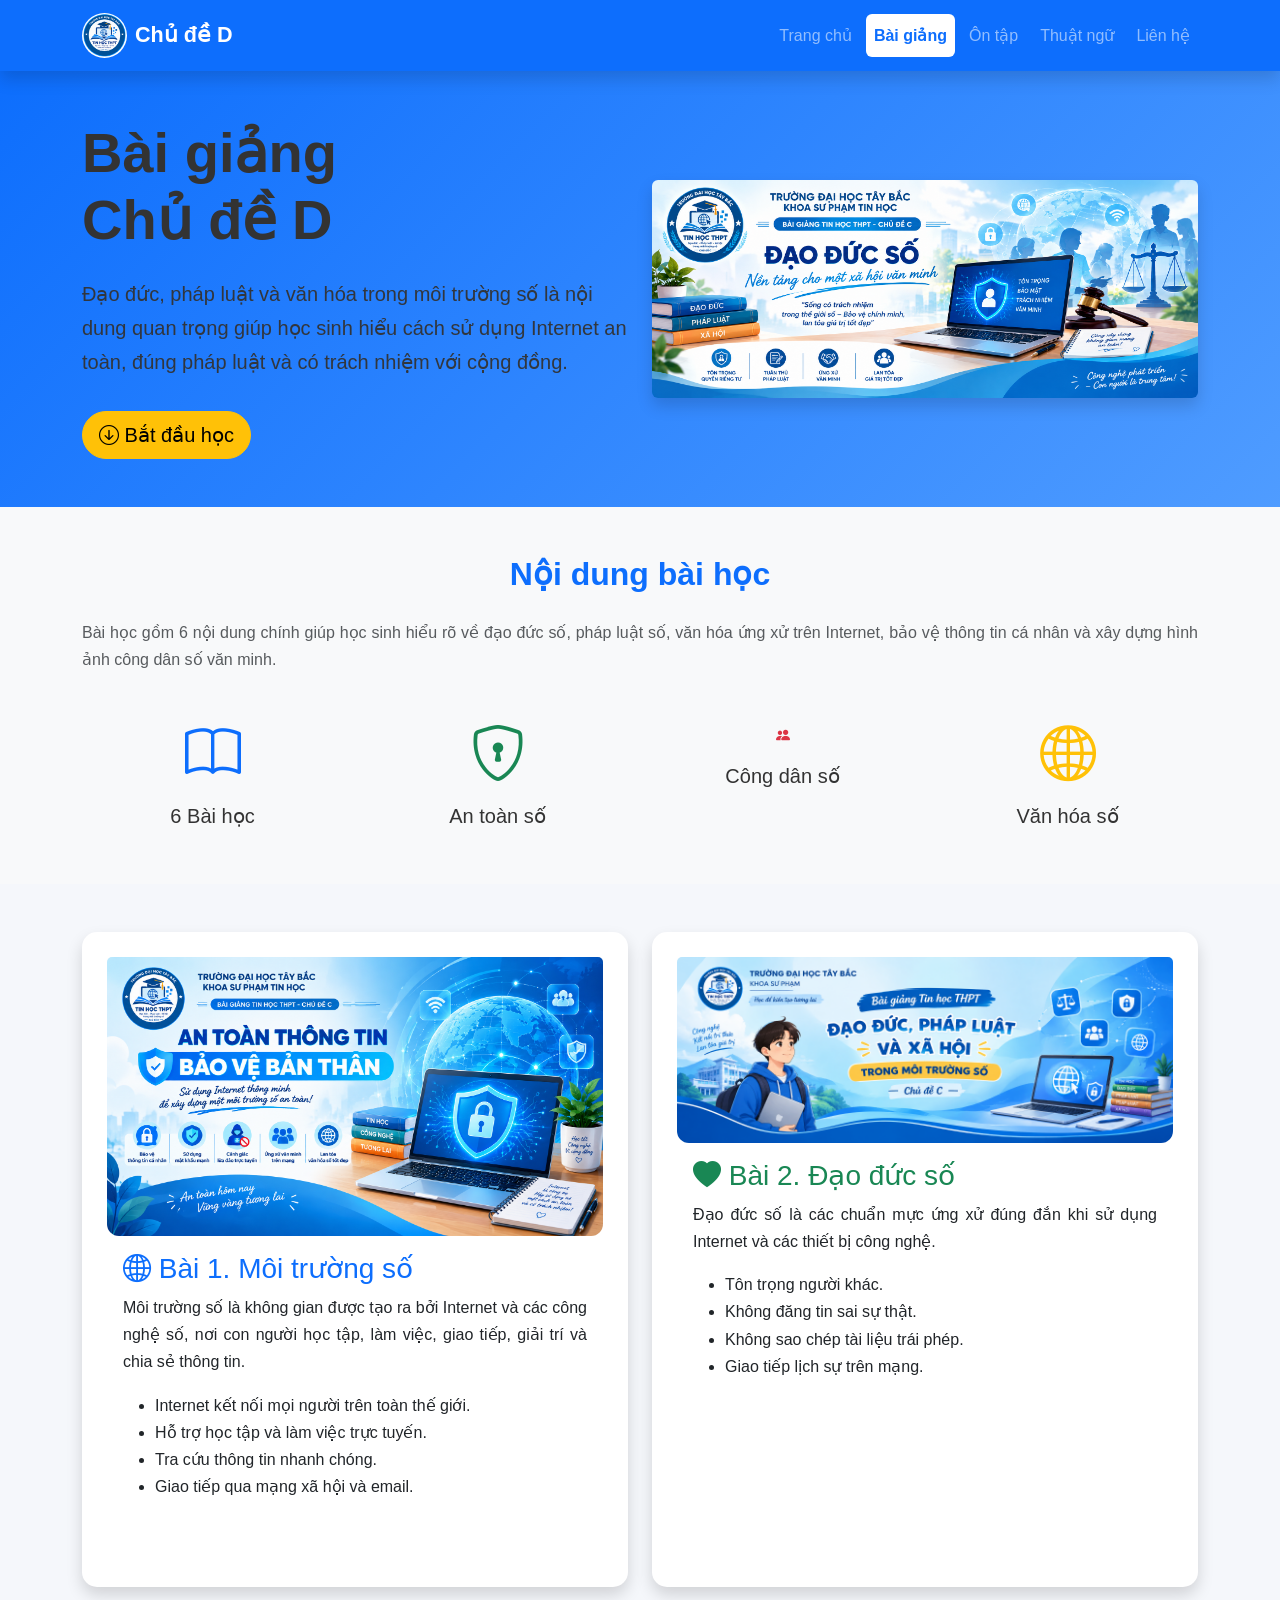
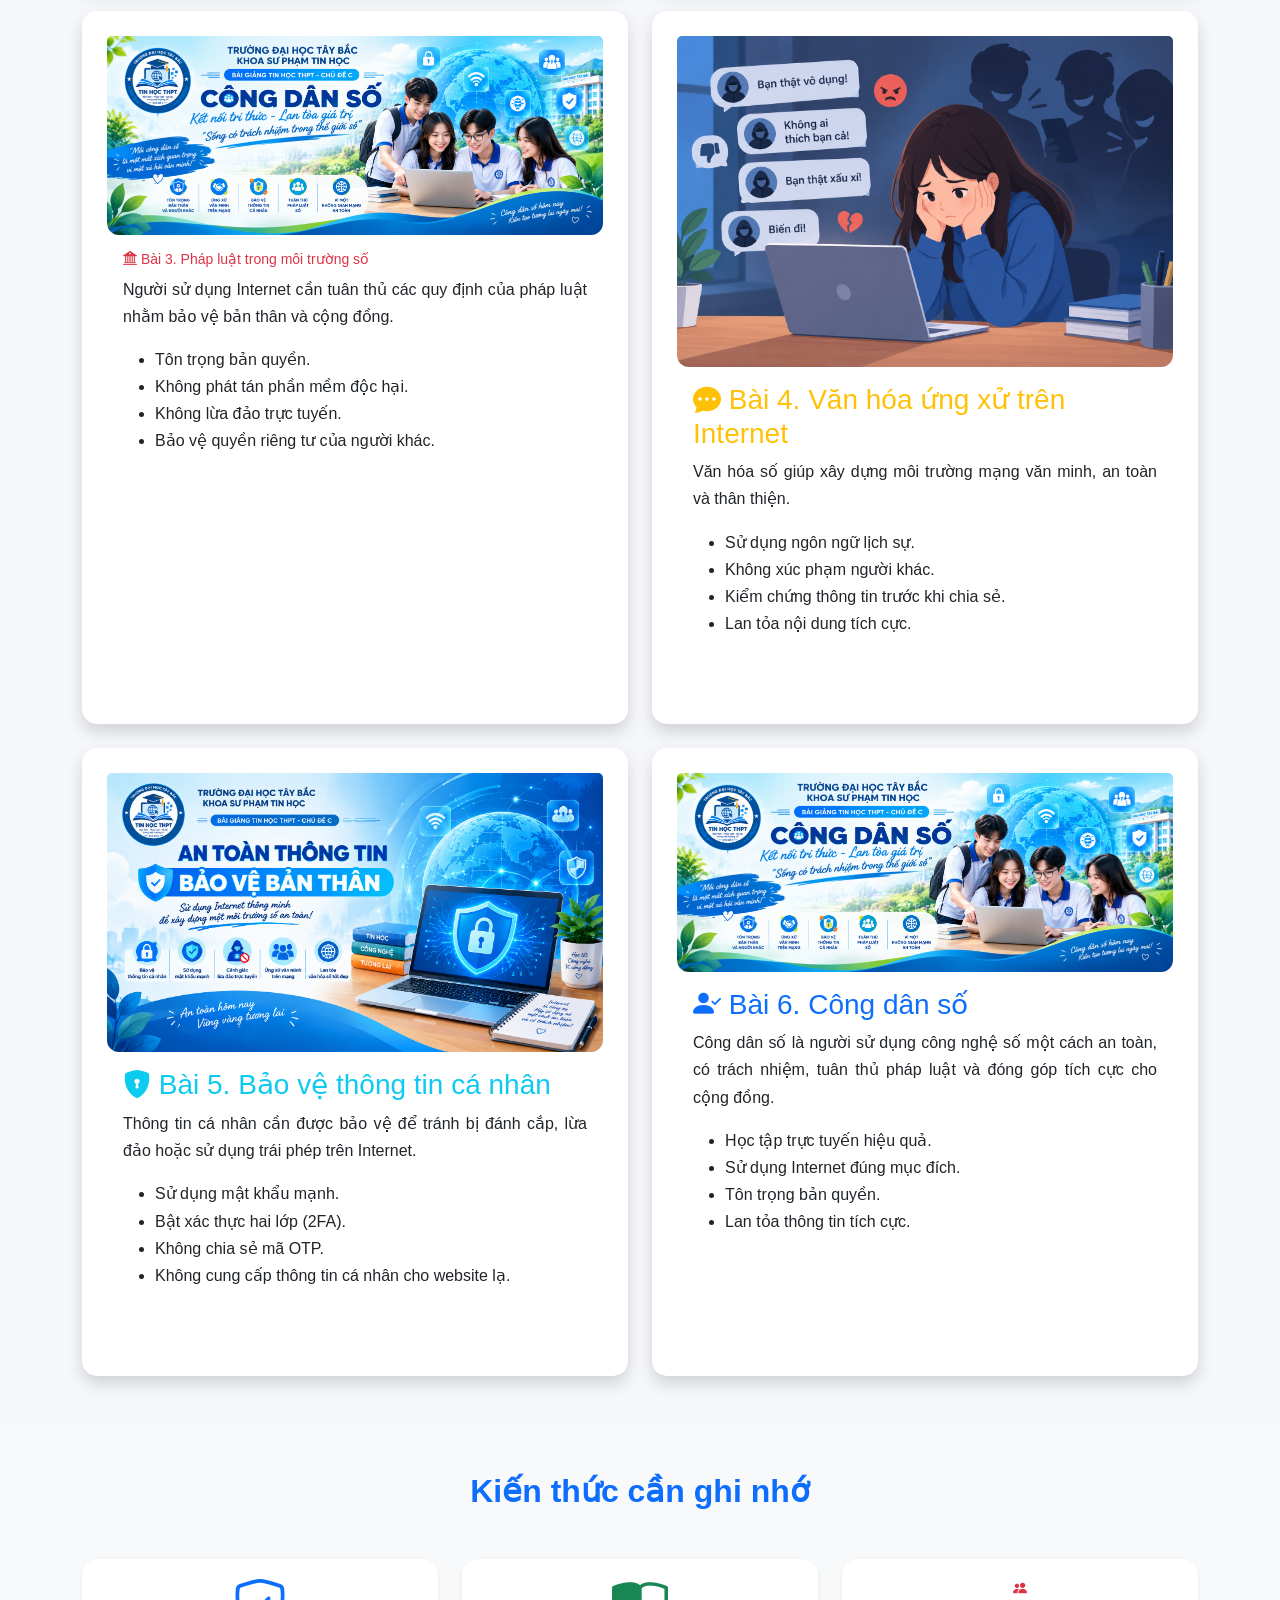
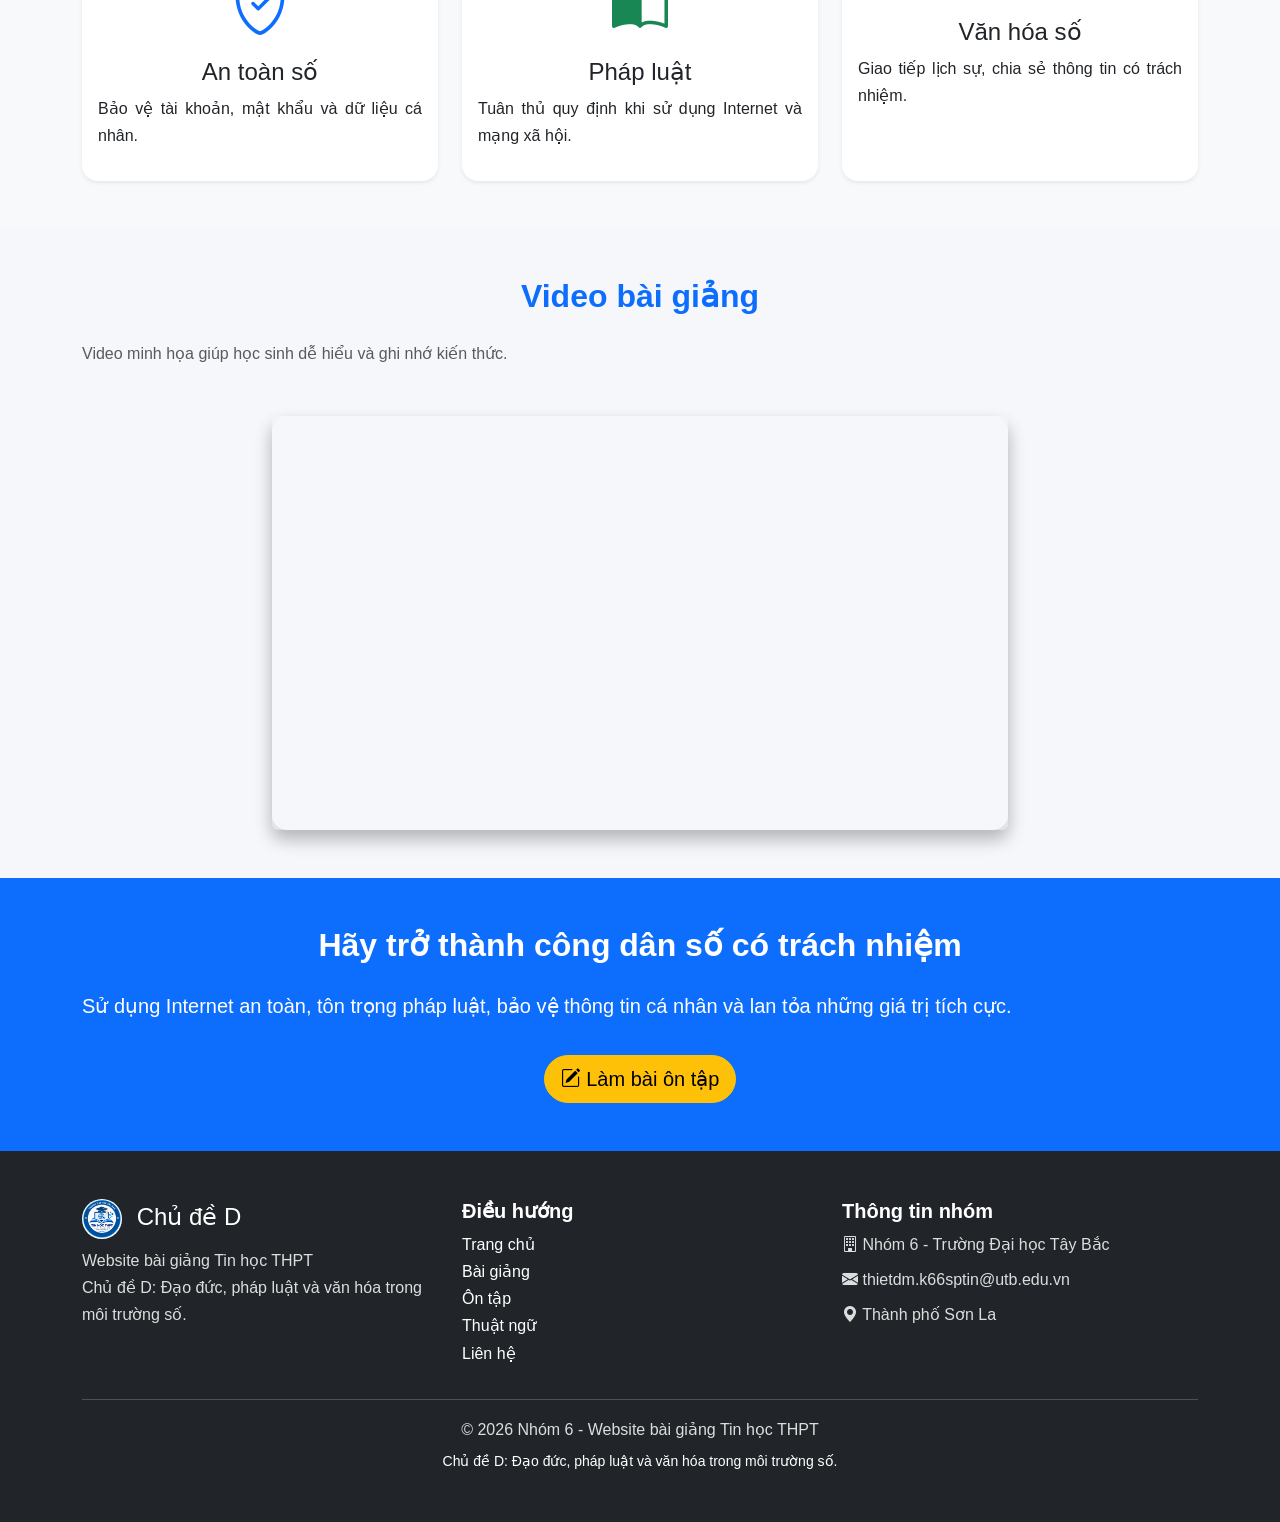
<file: lesson.html>
<!DOCTYPE html>
<html lang="vi">

<head>

    <meta charset="UTF-8">

    <meta name="viewport" content="width=device-width, initial-scale=1">

    <title>Bài giảng - Chủ đề D</title>

    <meta name="description"
        content="Bài giảng Chủ đề D - Đạo đức, pháp luật và văn hóa trong môi trường số.">

    <link rel="icon" href="images/logo.png">

    <link href="https://cdn.jsdelivr.net/npm/bootstrap@5.3.3/dist/css/bootstrap.min.css" rel="stylesheet">

    <link rel="stylesheet"
        href="https://cdn.jsdelivr.net/npm/bootstrap-icons@1.11.3/font/bootstrap-icons.min.css">

    <link rel="stylesheet" href="css/style.css">

</head>

<body>

    <nav class="navbar navbar-expand-lg navbar-dark bg-primary sticky-top shadow">

        <div class="container">

            <a class="navbar-brand d-flex align-items-center fw-bold" href="index.html">

                <img src="images/logo.png"
                    width="45"
                    height="45"
                    class="rounded-circle me-2"
                    alt="Logo">

                Chủ đề D

            </a>

            <button class="navbar-toggler"
                type="button"
                data-bs-toggle="collapse"
                data-bs-target="#menu">

                <span class="navbar-toggler-icon"></span>

            </button>

            <div class="collapse navbar-collapse" id="menu">

                <ul class="navbar-nav ms-auto">

                    <li class="nav-item">
                        <a class="nav-link" href="index.html">
                            Trang chủ
                        </a>
                    </li>

                    <li class="nav-item">
                        <a class="nav-link active" href="lesson.html">
                            Bài giảng
                        </a>
                    </li>

                    <li class="nav-item">
                        <a class="nav-link" href="quiz.html">
                            Ôn tập
                        </a>
                    </li>

                    <li class="nav-item">
                        <a class="nav-link" href="glossary.html">
                            Thuật ngữ
                        </a>
                    </li>

                    <li class="nav-item">
                        <a class="nav-link" href="contact.html">
                            Liên hệ
                        </a>
                    </li>

                </ul>

            </div>

        </div>

    </nav>

    <header class="hero py-5">

        <div class="container">

            <div class="row align-items-center">

                <div class="col-lg-6">

                    <h1 class="display-4 fw-bold">

                        Bài giảng

                        <br>

                        Chủ đề D

                    </h1>

                    <p class="lead mt-4">

                        Đạo đức, pháp luật và văn hóa trong môi trường số là
                        nội dung quan trọng giúp học sinh hiểu cách sử dụng
                        Internet an toàn, đúng pháp luật và có trách nhiệm
                        với cộng đồng.

                    </p>

                    <a href="#lessonContent"
                        class="btn btn-warning btn-lg mt-3">

                        <i class="bi bi-arrow-down-circle"></i>

                        Bắt đầu học

                    </a>

                </div>

                <div class="col-lg-6 text-center mt-4 mt-lg-0">

                    <img src="images/banner.jpg"
                        class="img-fluid rounded shadow"
                        alt="Banner">

                </div>

            </div>

        </div>

    </header>

    <section class="py-5 bg-light">

        <div class="container">

            <div class="text-center mb-5">

                <h2 class="fw-bold text-primary">

                    Nội dung bài học

                </h2>

                <p class="text-muted">

                    Bài học gồm 6 nội dung chính giúp học sinh hiểu rõ về
                    đạo đức số, pháp luật số, văn hóa ứng xử trên Internet,
                    bảo vệ thông tin cá nhân và xây dựng hình ảnh công dân
                    số văn minh.

                </p>

            </div>

            <div class="row text-center">

                <div class="col-md-3">

                    <i class="bi bi-book display-4 text-primary"></i>

                    <h5 class="mt-3">
                        6 Bài học
                    </h5>

                </div>

                <div class="col-md-3">

                    <i class="bi bi-shield-lock display-4 text-success"></i>

                    <h5 class="mt-3">
                        An toàn số
                    </h5>

                </div>

                <div class="col-md-3">

                    <i class="bi bi-people-fill display-4 text-danger"></i>

                    <h5 class="mt-3">
                        Công dân số
                    </h5>

                </div>

                <div class="col-md-3">

                    <i class="bi bi-globe2 display-4 text-warning"></i>

                    <h5 class="mt-3">
                        Văn hóa số
                    </h5>

                </div>

            </div>

        </div>

    </section>

    <section id="lessonContent" class="py-5">

        <div class="container">

            <div class="row g-4">

<div class="col-lg-6">

    <div class="card h-100 shadow lesson-box">

        <img src="images/security.jpg"
            class="card-img-top"
            alt="Môi trường số">

        <div class="card-body">

            <h3 class="text-primary">

                <i class="bi bi-globe2"></i>

                Bài 1. Môi trường số

            </h3>

            <p>

                Môi trường số là không gian được tạo ra bởi Internet và các
                công nghệ số, nơi con người học tập, làm việc, giao tiếp,
                giải trí và chia sẻ thông tin.

            </p>

            <ul>

                <li>Internet kết nối mọi người trên toàn thế giới.</li>

                <li>Hỗ trợ học tập và làm việc trực tuyến.</li>

                <li>Tra cứu thông tin nhanh chóng.</li>

                <li>Giao tiếp qua mạng xã hội và email.</li>

            </ul>

        </div>

    </div>

</div>

<div class="col-lg-6">

    <div class="card h-100 shadow lesson-box">

        <img src="images/ethics.jpg"
            class="card-img-top"
            alt="Đạo đức số">

        <div class="card-body">

            <h3 class="text-success">

                <i class="bi bi-heart-fill"></i>

                Bài 2. Đạo đức số

            </h3>

            <p>

                Đạo đức số là các chuẩn mực ứng xử đúng đắn khi sử dụng
                Internet và các thiết bị công nghệ.

            </p>

            <ul>

                <li>Tôn trọng người khác.</li>

                <li>Không đăng tin sai sự thật.</li>

                <li>Không sao chép tài liệu trái phép.</li>

                <li>Giao tiếp lịch sự trên mạng.</li>

            </ul>

        </div>

    </div>

</div>

<div class="col-lg-6">

    <div class="card h-100 shadow lesson-box">

        <img src="images/citizen.jpg"
            class="card-img-top"
            alt="Pháp luật">

        <div class="card-body">

            <h3 class="text-danger">

                <i class="bi bi-bank2"></i>

                Bài 3. Pháp luật trong môi trường số

            </h3>

            <p>

                Người sử dụng Internet cần tuân thủ các quy định của pháp luật
                nhằm bảo vệ bản thân và cộng đồng.

            </p>

            <ul>

                <li>Tôn trọng bản quyền.</li>

                <li>Không phát tán phần mềm độc hại.</li>

                <li>Không lừa đảo trực tuyến.</li>

                <li>Bảo vệ quyền riêng tư của người khác.</li>

            </ul>

        </div>

    </div>

</div>

<div class="col-lg-6">

    <div class="card h-100 shadow lesson-box">

        <img src="images/cyberbullying.jpg"
            class="card-img-top"
            alt="Văn hóa số">

        <div class="card-body">

            <h3 class="text-warning">

                <i class="bi bi-chat-dots-fill"></i>

                Bài 4. Văn hóa ứng xử trên Internet

            </h3>

            <p>

                Văn hóa số giúp xây dựng môi trường mạng văn minh,
                an toàn và thân thiện.

            </p>

            <ul>

                <li>Sử dụng ngôn ngữ lịch sự.</li>

                <li>Không xúc phạm người khác.</li>

                <li>Kiểm chứng thông tin trước khi chia sẻ.</li>

                <li>Lan tỏa nội dung tích cực.</li>

            </ul>

        </div>

    </div>

</div>

<div class="col-lg-6">

    <div class="card h-100 shadow lesson-box">

        <img src="images/security.jpg"
            class="card-img-top"
            alt="Bảo vệ thông tin">

        <div class="card-body">

            <h3 class="text-info">

                <i class="bi bi-shield-lock-fill"></i>

                Bài 5. Bảo vệ thông tin cá nhân

            </h3>

            <p>

                Thông tin cá nhân cần được bảo vệ để tránh bị đánh cắp,
                lừa đảo hoặc sử dụng trái phép trên Internet.

            </p>

            <ul>

                <li>Sử dụng mật khẩu mạnh.</li>

                <li>Bật xác thực hai lớp (2FA).</li>

                <li>Không chia sẻ mã OTP.</li>

                <li>Không cung cấp thông tin cá nhân cho website lạ.</li>

            </ul>

        </div>

    </div>

</div>

<div class="col-lg-6">

    <div class="card h-100 shadow lesson-box">

        <img src="images/citizen.jpg"
            class="card-img-top"
            alt="Công dân số">

        <div class="card-body">

            <h3 class="text-primary">

                <i class="bi bi-person-check-fill"></i>

                Bài 6. Công dân số

            </h3>

            <p>

                Công dân số là người sử dụng công nghệ số một cách an toàn,
                có trách nhiệm, tuân thủ pháp luật và đóng góp tích cực cho cộng đồng.

            </p>

            <ul>

                <li>Học tập trực tuyến hiệu quả.</li>

                <li>Sử dụng Internet đúng mục đích.</li>

                <li>Tôn trọng bản quyền.</li>

                <li>Lan tỏa thông tin tích cực.</li>

            </ul>

        </div>

    </div>

</div>

</div>

</div>

</section>

<section class="py-5 bg-light">

    <div class="container">

        <div class="text-center mb-5">

            <h2 class="fw-bold text-primary">

                Kiến thức cần ghi nhớ

            </h2>

        </div>

        <div class="row g-4">

            <div class="col-md-4">

                <div class="card h-100 shadow-sm">

                    <div class="card-body text-center">

                        <i class="bi bi-shield-check display-4 text-primary"></i>

                        <h4 class="mt-3">

                            An toàn số

                        </h4>

                        <p>

                            Bảo vệ tài khoản, mật khẩu và dữ liệu cá nhân.

                        </p>

                    </div>

                </div>

            </div>

            <div class="col-md-4">

                <div class="card h-100 shadow-sm">

                    <div class="card-body text-center">

                        <i class="bi bi-book-half display-4 text-success"></i>

                        <h4 class="mt-3">

                            Pháp luật

                        </h4>

                        <p>

                            Tuân thủ quy định khi sử dụng Internet và mạng xã hội.

                        </p>

                    </div>

                </div>

            </div>

            <div class="col-md-4">

                <div class="card h-100 shadow-sm">

                    <div class="card-body text-center">

                        <i class="bi bi-people-fill display-4 text-danger"></i>

                        <h4 class="mt-3">

                            Văn hóa số

                        </h4>

                        <p>

                            Giao tiếp lịch sự, chia sẻ thông tin có trách nhiệm.

                        </p>

                    </div>

                </div>

            </div>

        </div>

    </div>

</section>

<section class="py-5">

    <div class="container">

        <div class="text-center mb-5">

            <h2 class="fw-bold text-primary">

                Video bài giảng

            </h2>

            <p class="text-muted">

                Video minh họa giúp học sinh dễ hiểu và ghi nhớ kiến thức.

            </p>

        </div>

        <div class="row justify-content-center">

            <div class="col-lg-8">

                <div class="ratio ratio-16x9 shadow rounded">

                    <iframe src="https://www.youtube.com/embed/aqz-KE-bpKQ"
                        title="Video bài giảng"
                        allowfullscreen>

                    </iframe>

                </div>

            </div>

        </div>

    </div>

</section>

<section class="bg-primary text-white py-5">

    <div class="container text-center">

        <h2 class="fw-bold">

            Hãy trở thành công dân số có trách nhiệm

        </h2>

        <p class="lead mt-3">

            Sử dụng Internet an toàn, tôn trọng pháp luật, bảo vệ thông tin cá
            nhân và lan tỏa những giá trị tích cực.

        </p>

        <a href="quiz.html" class="btn btn-warning btn-lg mt-3">

            <i class="bi bi-pencil-square"></i>

            Làm bài ôn tập

        </a>

    </div>

</section>

<footer class="bg-dark text-white py-5">

    <div class="container">

        <div class="row gy-4">

            <div class="col-lg-4">

                <h4>

                    <img src="images/logo.png"
                        width="40"
                        class="rounded-circle me-2"
                        alt="Logo">

                    Chủ đề D

                </h4>

                <p>

                    Website bài giảng Tin học THPT

                    <br>

                    Chủ đề D: Đạo đức, pháp luật và văn hóa trong môi trường số.

                </p>

            </div>

            <div class="col-lg-4">

                <h5>Điều hướng</h5>

                <ul class="list-unstyled">

                    <li>

                        <a href="index.html"
                            class="text-white text-decoration-none">

                            Trang chủ

                        </a>

                    </li>

                    <li>

                        <a href="lesson.html"
                            class="text-white text-decoration-none">

                            Bài giảng

                        </a>

                    </li>

                    <li>

                        <a href="quiz.html"
                            class="text-white text-decoration-none">

                            Ôn tập

                        </a>

                    </li>

                    <li>

                        <a href="glossary.html"
                            class="text-white text-decoration-none">

                            Thuật ngữ

                        </a>

                    </li>

                    <li>

                        <a href="contact.html"
                            class="text-white text-decoration-none">

                            Liên hệ

                        </a>

                    </li>

                </ul>

            </div>

            <div class="col-lg-4">

                <h5>Thông tin nhóm</h5>

                <p>

                    <i class="bi bi-building"></i>

                    Nhóm 6 - Trường Đại học Tây Bắc

                </p>

                <p>

                    <i class="bi bi-envelope-fill"></i>

                    thietdm.k66sptin@utb.edu.vn

                </p>

                <p>

                    <i class="bi bi-geo-alt-fill"></i>

                    Thành phố Sơn La

                </p>

            </div>

        </div>

        <hr>

        <div class="text-center">

            <p class="mb-1">

                © 2026 Nhóm 6 - Website bài giảng Tin học THPT

            </p>

            <small>

                Chủ đề D: Đạo đức, pháp luật và văn hóa trong môi trường số.

            </small>

        </div>

    </div>

</footer>

<button id="topBtn"
    class="btn btn-primary rounded-circle position-fixed"
    style="bottom:20px;right:20px;display:none;z-index:999;">

    <i class="bi bi-arrow-up"></i>

</button>

<script src="https://cdn.jsdelivr.net/npm/bootstrap@5.3.3/dist/js/bootstrap.bundle.min.js"></script>

<script src="https://code.jquery.com/jquery-3.7.1.min.js"></script>

<script src="js/script.js"></script>

</body>

</html>
</file>
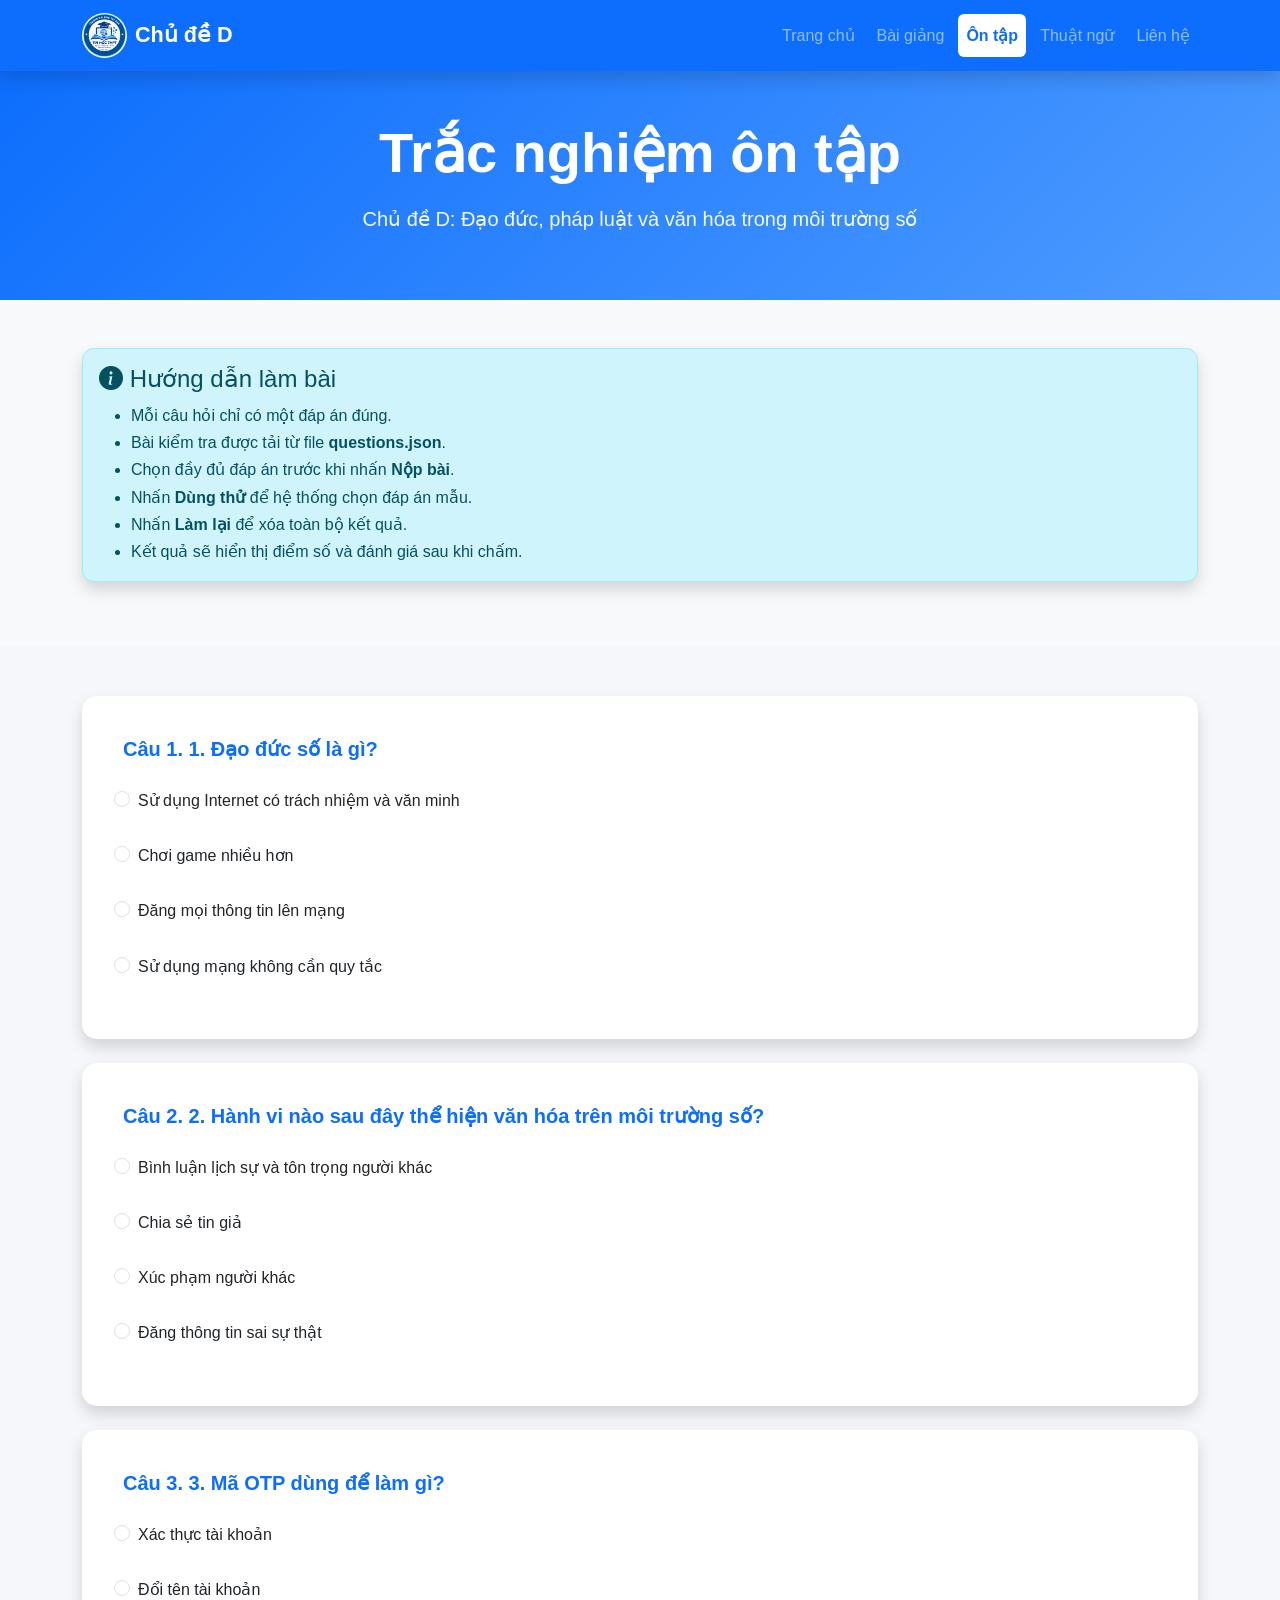
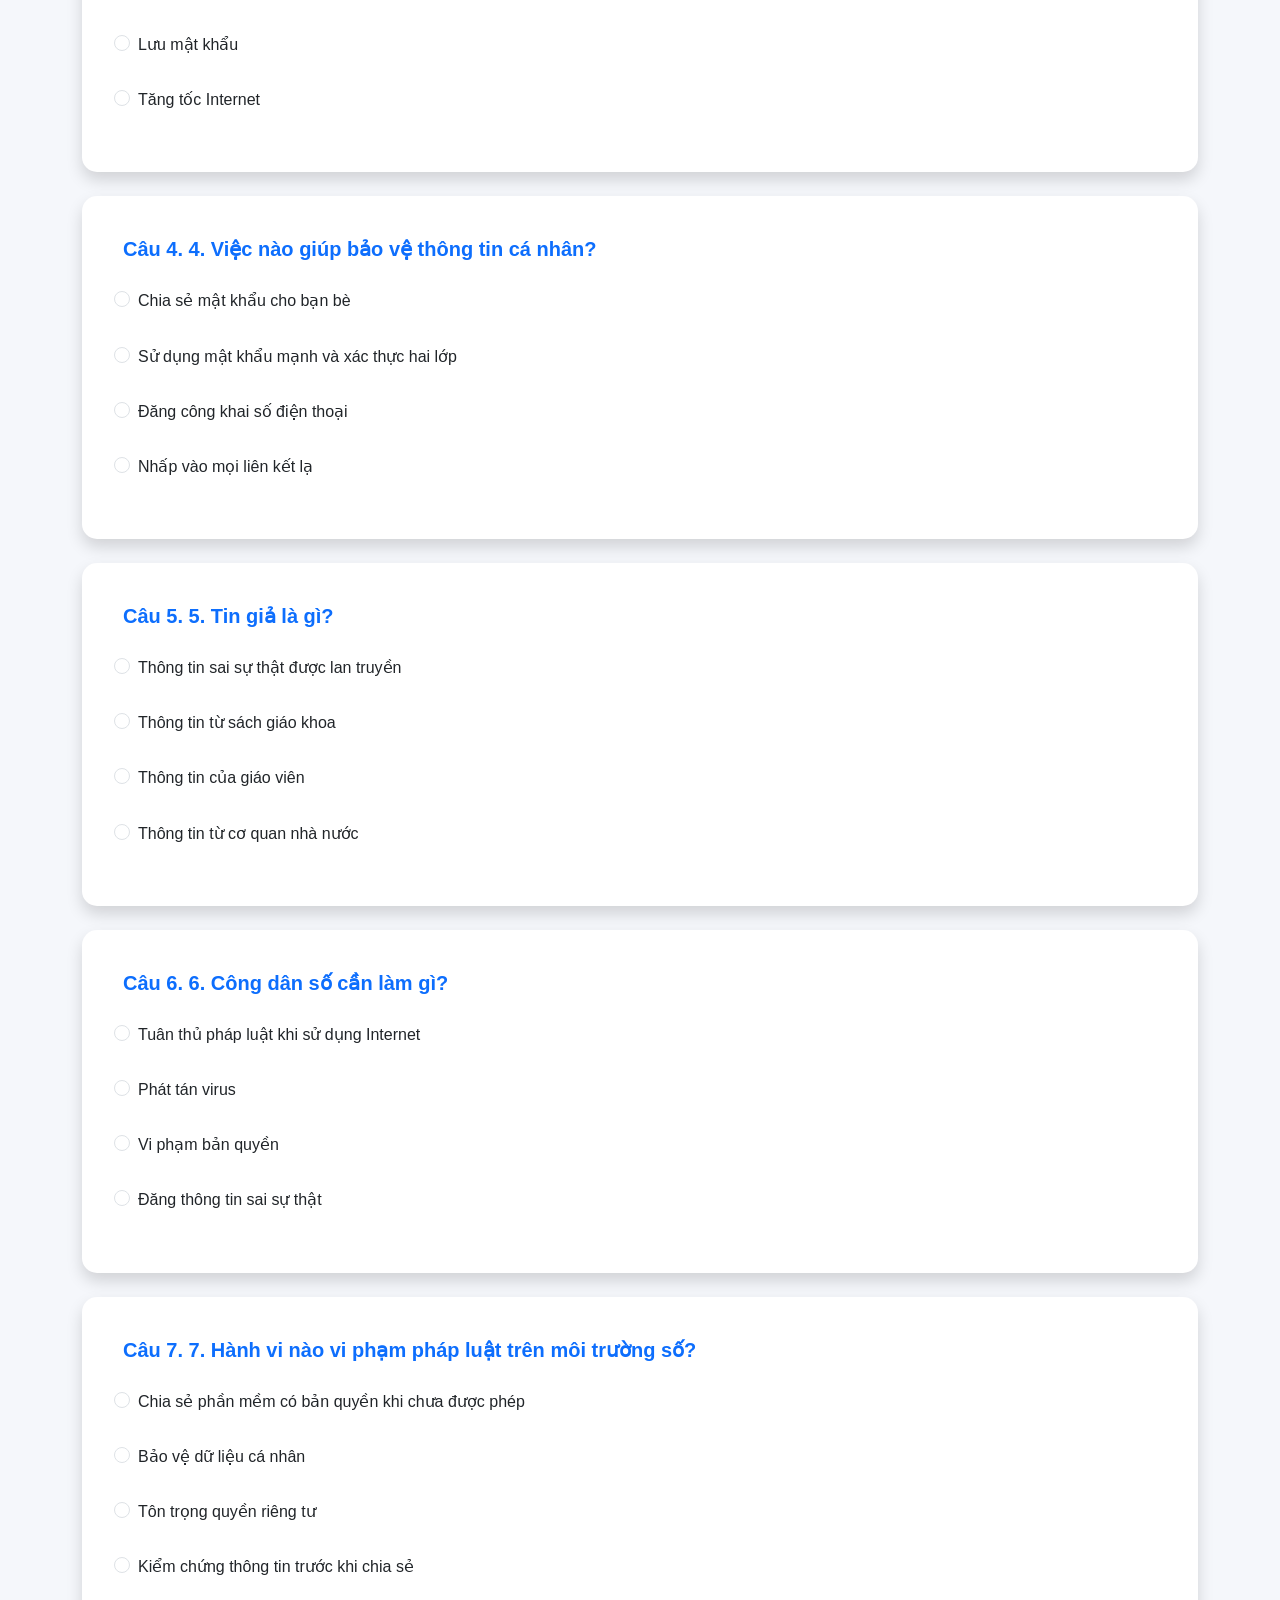
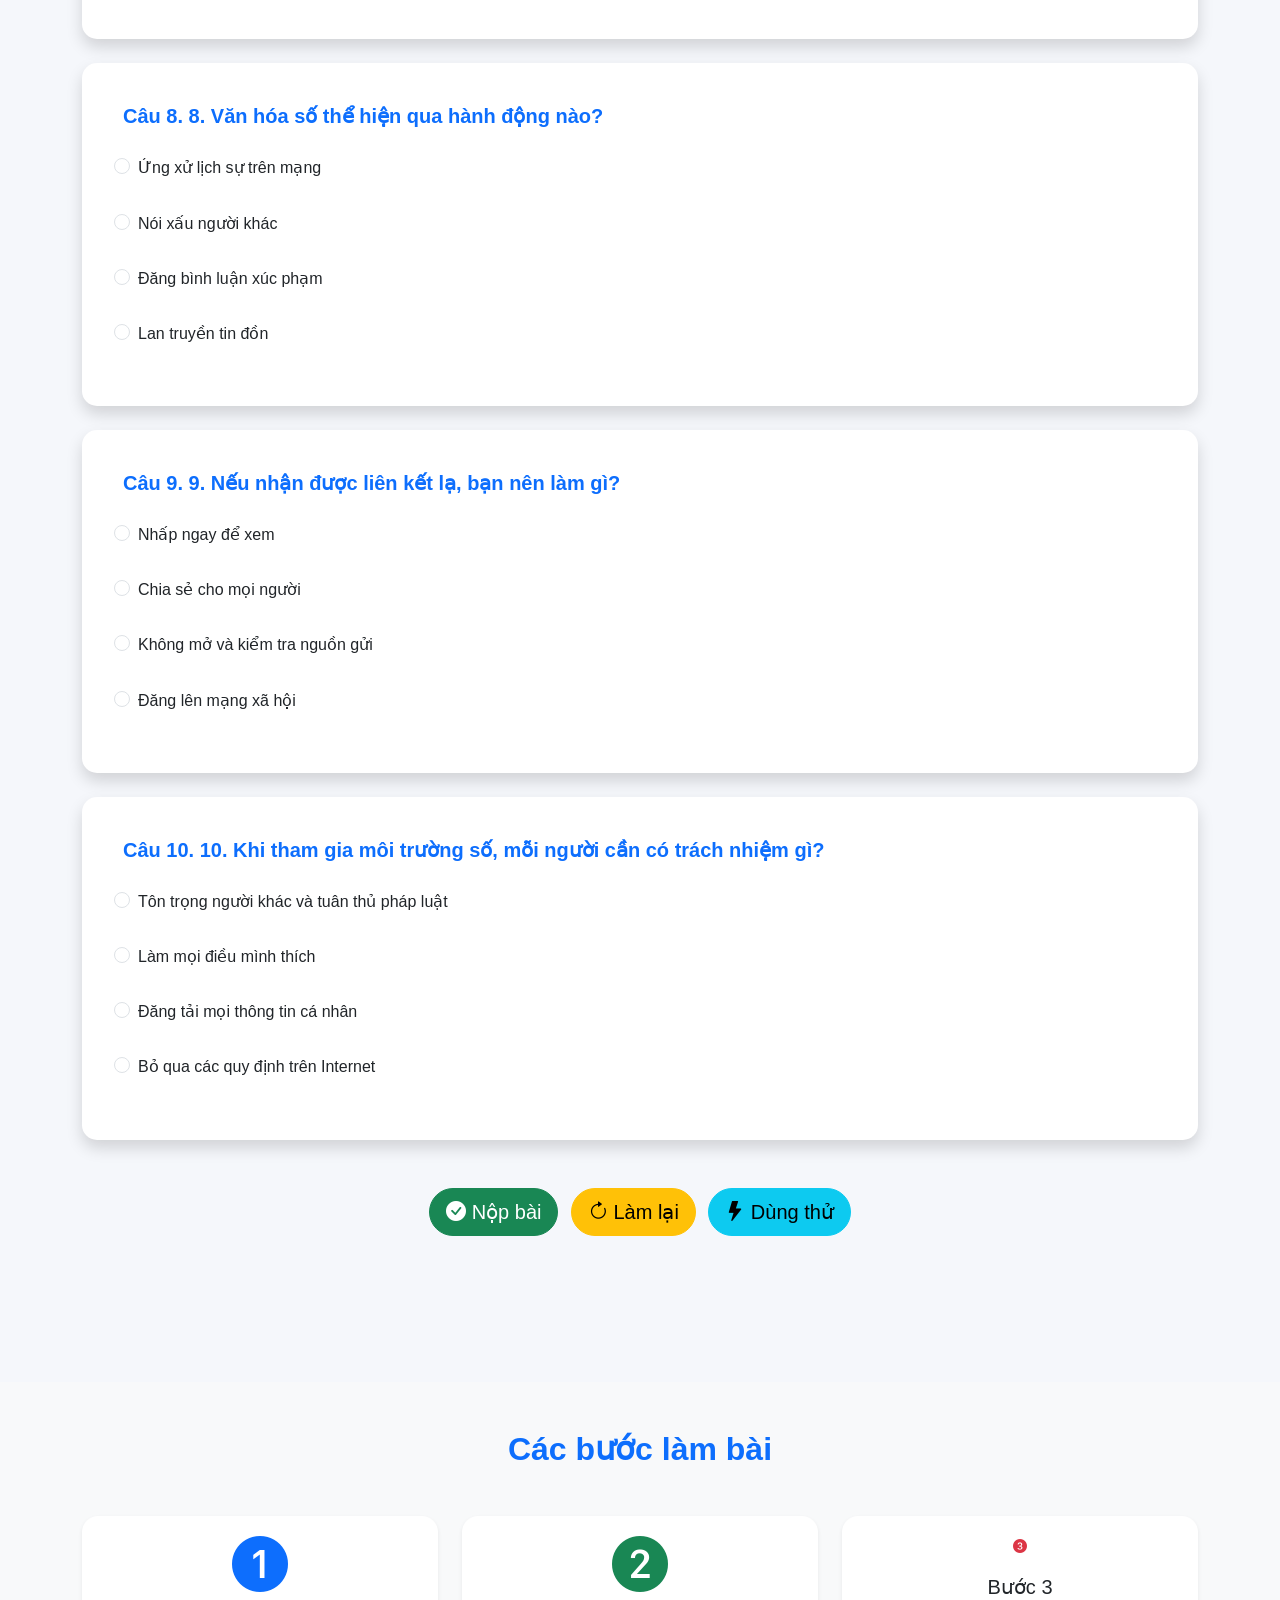
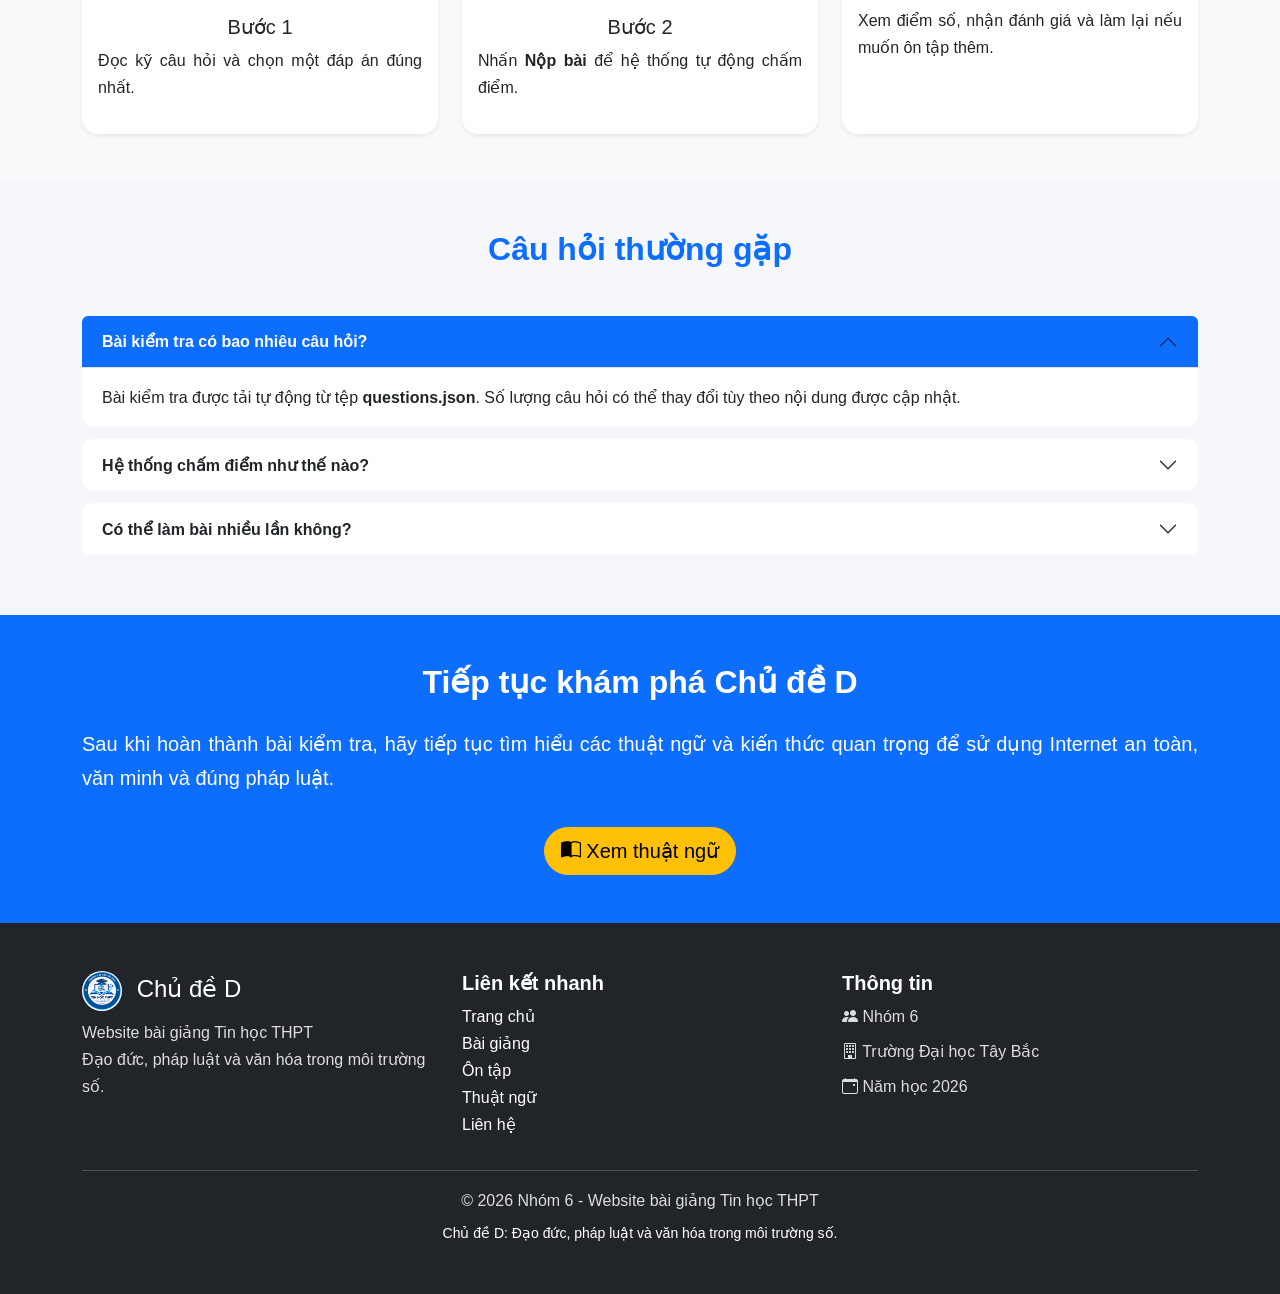
<file: quiz.html>
<!DOCTYPE html>
<html lang="vi">

<head>

    <meta charset="UTF-8">

    <meta name="viewport" content="width=device-width, initial-scale=1">

    <title>Ôn tập - Chủ đề D</title>

    <meta name="description"
        content="Bài kiểm tra trắc nghiệm Chủ đề D - Đạo đức, pháp luật và văn hóa trong môi trường số">

    <meta name="author"
        content="Nhóm 6 - Trường Đại học Tây Bắc">

    <link rel="icon"
        href="images/logo.png">

    <link href="https://cdn.jsdelivr.net/npm/bootstrap@5.3.3/dist/css/bootstrap.min.css"
        rel="stylesheet">

    <link rel="stylesheet"
        href="https://cdn.jsdelivr.net/npm/bootstrap-icons@1.11.3/font/bootstrap-icons.min.css">

    <link rel="stylesheet"
        href="css/style.css">

</head>

<body>

<nav class="navbar navbar-expand-lg navbar-dark bg-primary sticky-top shadow">

    <div class="container">

        <a class="navbar-brand d-flex align-items-center fw-bold"
            href="index.html">

            <img src="images/logo.png"
                alt="Logo"
                width="45"
                height="45"
                class="rounded-circle me-2">

            <span>Chủ đề D</span>

        </a>

        <button class="navbar-toggler"
            type="button"
            data-bs-toggle="collapse"
            data-bs-target="#menu">

            <span class="navbar-toggler-icon"></span>

        </button>

        <div class="collapse navbar-collapse"
            id="menu">

            <ul class="navbar-nav ms-auto">

                <li class="nav-item">

                    <a class="nav-link"
                        href="index.html">

                        Trang chủ

                    </a>

                </li>

                <li class="nav-item">

                    <a class="nav-link"
                        href="lesson.html">

                        Bài giảng

                    </a>

                </li>

                <li class="nav-item">

                    <a class="nav-link active"
                        href="quiz.html">

                        Ôn tập

                    </a>

                </li>

                <li class="nav-item">

                    <a class="nav-link"
                        href="glossary.html">

                        Thuật ngữ

                    </a>

                </li>

                <li class="nav-item">

                    <a class="nav-link"
                        href="contact.html">

                        Liên hệ

                    </a>

                </li>

            </ul>

        </div>

    </div>

</nav>

<header class="bg-primary text-white py-5">

    <div class="container text-center">

        <h1 class="display-4 fw-bold">

            Trắc nghiệm ôn tập

        </h1>

        <p class="lead mt-3">

            Chủ đề D: Đạo đức, pháp luật và văn hóa trong môi trường số

        </p>

    </div>

</header>

<section class="py-5 bg-light">

    <div class="container">

        <div class="alert alert-info shadow">

            <h4>

                <i class="bi bi-info-circle-fill"></i>

                Hướng dẫn làm bài

            </h4>

            <ul class="mb-0">

                <li>Mỗi câu hỏi chỉ có một đáp án đúng.</li>

                <li>Bài kiểm tra được tải từ file <strong>questions.json</strong>.</li>

                <li>Chọn đầy đủ đáp án trước khi nhấn <strong>Nộp bài</strong>.</li>

                <li>Nhấn <strong>Dùng thử</strong> để hệ thống chọn đáp án mẫu.</li>

                <li>Nhấn <strong>Làm lại</strong> để xóa toàn bộ kết quả.</li>

                <li>Kết quả sẽ hiển thị điểm số và đánh giá sau khi chấm.</li>

            </ul>

        </div>

    </div>

</section>

<section class="pb-5">

    <div class="container">

        <form id="quizForm">

            <!-- Câu hỏi sẽ được tạo từ questions.json -->

            <div id="quizContainer">

                <div class="text-center py-5">

                    <div class="spinner-border text-primary"
                        role="status">

                        <span class="visually-hidden">

                            Loading...

                        </span>

                    </div>

                    <p class="mt-3">

                        Đang tải câu hỏi...

                    </p>

                </div>

            </div>

            <!-- Nút chức năng -->

            <div class="text-center mt-5">

                <button type="button"
                    id="submitBtn"
                    class="btn btn-success btn-lg me-2">

                    <i class="bi bi-check-circle-fill"></i>

                    Nộp bài

                </button>

                <button type="reset"
                    id="resetBtn"
                    class="btn btn-warning btn-lg me-2">

                    <i class="bi bi-arrow-clockwise"></i>

                    Làm lại

                </button>

                <button type="button"
                    id="demoBtn"
                    class="btn btn-info btn-lg">

                    <i class="bi bi-lightning-fill"></i>

                    Dùng thử

                </button>

            </div>

        </form>

    </div>

</section>

<section class="pb-5">

    <div class="container">

        <div id="resultBox"
            class="card shadow d-none">

            <div class="card-header bg-success text-white">

                <h3 class="mb-0">

                    <i class="bi bi-award-fill"></i>

                    Kết quả bài làm

                </h3>

            </div>

            <div class="card-body">

                <h4 class="text-center mb-4">

                    Điểm số:

                    <span id="scoreText">

                        0 / 0

                    </span>

                </h4>

                <div class="progress mb-4"
                    style="height:30px;">

                    <div id="scoreBar"
                        class="progress-bar progress-bar-striped progress-bar-animated bg-success"
                        role="progressbar"
                        style="width:0%;">

                        0%

                    </div>

                </div>

                <div id="message"
                    class="alert alert-info text-center">

                    Chưa có kết quả.

                </div>

            </div>

        </div>

    </div>

</section>

<section class="bg-light py-5">

    <div class="container">

        <h2 class="text-center text-primary fw-bold mb-5">

            Các bước làm bài

        </h2>

        <div class="row g-4">

            <div class="col-md-4">

                <div class="card h-100 shadow-sm text-center">

                    <div class="card-body">

                        <i class="bi bi-1-circle-fill display-4 text-primary"></i>

                        <h5 class="mt-3">

                            Bước 1

                        </h5>

                        <p>

                            Đọc kỹ câu hỏi và chọn một đáp án đúng nhất.

                        </p>

                    </div>

                </div>

            </div>

            <div class="col-md-4">

                <div class="card h-100 shadow-sm text-center">

                    <div class="card-body">

                        <i class="bi bi-2-circle-fill display-4 text-success"></i>

                        <h5 class="mt-3">

                            Bước 2

                        </h5>

                        <p>

                            Nhấn <strong>Nộp bài</strong> để hệ thống tự động chấm điểm.

                        </p>

                    </div>

                </div>

            </div>

            <div class="col-md-4">

                <div class="card h-100 shadow-sm text-center">

                    <div class="card-body">

                        <i class="bi bi-3-circle-fill display-4 text-danger"></i>

                        <h5 class="mt-3">

                            Bước 3

                        </h5>

                        <p>

                            Xem điểm số, nhận đánh giá và làm lại nếu muốn ôn tập thêm.

                        </p>

                    </div>

                </div>

            </div>

        </div>

    </div>

</section>

<section class="py-5">

    <div class="container">

        <h2 class="text-center text-primary fw-bold mb-5">

            Câu hỏi thường gặp

        </h2>

        <div class="accordion" id="quizFAQ">

            <div class="accordion-item">

                <h2 class="accordion-header">

                    <button class="accordion-button"
                        type="button"
                        data-bs-toggle="collapse"
                        data-bs-target="#faq1">

                        Bài kiểm tra có bao nhiêu câu hỏi?

                    </button>

                </h2>

                <div id="faq1"
                    class="accordion-collapse collapse show"
                    data-bs-parent="#quizFAQ">

                    <div class="accordion-body">

                        Bài kiểm tra được tải tự động từ tệp
                        <strong>questions.json</strong>.
                        Số lượng câu hỏi có thể thay đổi tùy theo nội dung được cập nhật.

                    </div>

                </div>

            </div>

            <div class="accordion-item">

                <h2 class="accordion-header">

                    <button class="accordion-button collapsed"
                        type="button"
                        data-bs-toggle="collapse"
                        data-bs-target="#faq2">

                        Hệ thống chấm điểm như thế nào?

                    </button>

                </h2>

                <div id="faq2"
                    class="accordion-collapse collapse"
                    data-bs-parent="#quizFAQ">

                    <div class="accordion-body">

                        Mỗi câu trả lời đúng được tính 1 điểm.
                        Sau khi nhấn <strong>Nộp bài</strong>, hệ thống sẽ tự động
                        tính tổng điểm, phần trăm chính xác và đưa ra đánh giá.

                    </div>

                </div>

            </div>

            <div class="accordion-item">

                <h2 class="accordion-header">

                    <button class="accordion-button collapsed"
                        type="button"
                        data-bs-toggle="collapse"
                        data-bs-target="#faq3">

                        Có thể làm bài nhiều lần không?

                    </button>

                </h2>

                <div id="faq3"
                    class="accordion-collapse collapse"
                    data-bs-parent="#quizFAQ">

                    <div class="accordion-body">

                        Có.
                        Bạn chỉ cần nhấn nút <strong>Làm lại</strong>
                        để xóa toàn bộ đáp án và thực hiện bài kiểm tra lại.

                    </div>

                </div>

            </div>

        </div>

    </div>

</section>

<section class="py-5 bg-primary text-white text-center">

    <div class="container">

        <h2 class="fw-bold">

            Tiếp tục khám phá Chủ đề D

        </h2>

        <p class="lead mt-3">

            Sau khi hoàn thành bài kiểm tra, hãy tiếp tục tìm hiểu
            các thuật ngữ và kiến thức quan trọng để sử dụng Internet
            an toàn, văn minh và đúng pháp luật.

        </p>

        <a href="glossary.html"
            class="btn btn-warning btn-lg mt-3">

            <i class="bi bi-book-half"></i>

            Xem thuật ngữ

        </a>

    </div>

</section>

<footer class="bg-dark text-white py-5">

    <div class="container">

        <div class="row gy-4">

            <div class="col-lg-4">

                <h4>

                    <img src="images/logo.png"
                        width="40"
                        class="rounded-circle me-2"
                        alt="Logo">

                    Chủ đề D

                </h4>

                <p>

                    Website bài giảng Tin học THPT

                    <br>

                    Đạo đức, pháp luật và văn hóa trong môi trường số.

                </p>

            </div>

            <div class="col-lg-4">

                <h5>Liên kết nhanh</h5>

                <ul class="list-unstyled">

                    <li><a href="index.html" class="text-white text-decoration-none">Trang chủ</a></li>

                    <li><a href="lesson.html" class="text-white text-decoration-none">Bài giảng</a></li>

                    <li><a href="quiz.html" class="text-white text-decoration-none">Ôn tập</a></li>

                    <li><a href="glossary.html" class="text-white text-decoration-none">Thuật ngữ</a></li>

                    <li><a href="contact.html" class="text-white text-decoration-none">Liên hệ</a></li>

                </ul>

            </div>

            <div class="col-lg-4">

                <h5>Thông tin</h5>

                <p>

                    <i class="bi bi-people-fill"></i>

                    Nhóm 6

                </p>

                <p>

                    <i class="bi bi-building"></i>

                    Trường Đại học Tây Bắc

                </p>

                <p>

                    <i class="bi bi-calendar-event"></i>

                    Năm học 2026

                </p>

            </div>

        </div>

        <hr>

        <div class="text-center">

            <p class="mb-1">

                © 2026 Nhóm 6 - Website bài giảng Tin học THPT

            </p>

            <small>

                Chủ đề D: Đạo đức, pháp luật và văn hóa trong môi trường số.

            </small>

        </div>

    </div>

</footer>

<button
    id="topBtn"
    class="btn btn-primary rounded-circle shadow"
    style="
        position: fixed;
        bottom: 20px;
        right: 20px;
        display: none;
        z-index: 999;
        width: 55px;
        height: 55px;
    ">

    <i class="bi bi-arrow-up"></i>

</button>

<script src="https://cdn.jsdelivr.net/npm/bootstrap@5.3.3/dist/js/bootstrap.bundle.min.js"></script>

<script src="https://code.jquery.com/jquery-3.7.1.min.js"></script>

<script src="js/script.js"></script>

</body>

</html>
</file>
<file: css/style.css>
* {
  margin: 0;
  padding: 0;
  box-sizing: border-box;
}

html {
  scroll-behavior: smooth;
}

body {
  font-family: Arial, Helvetica, sans-serif;
  background: #f5f7fb;
  color: #333;
  line-height: 1.7;
}

.navbar {
  box-shadow: 0 3px 10px rgba(0, 0, 0, 0.15);
}

.navbar-brand {
  font-size: 1.35rem;
  font-weight: 700;
}

.navbar-brand i {
  margin-right: 6px;
}

.nav-link {
  font-weight: 500;
  transition: 0.3s;
  border-radius: 6px;
  margin-left: 6px;
}

.nav-link:hover {
  background: rgba(255, 255, 255, 0.18);
  color: #fff !important;
}

.nav-link.active {
  background: #fff;
  color: #0d6efd !important;
  font-weight: 700;
}

header {
  background: linear-gradient(135deg, #0d6efd, #4f9cff);
}

header h1 {
  font-weight: 700;
}

header p {
  font-size: 1.1rem;
  opacity: 0.95;
}

section {
  padding-top: 50px;
  padding-bottom: 50px;
}

section h2 {
  font-weight: 700;
  margin-bottom: 25px;
}

section p {
  text-align: justify;
}

.btn {
  border-radius: 30px;
  transition: 0.3s;
}

.btn:hover {
  transform: translateY(-3px);
}

.btn-primary:hover {
  box-shadow: 0 8px 20px rgba(13, 110, 253, 0.35);
}

.btn-success:hover {
  box-shadow: 0 8px 20px rgba(25, 135, 84, 0.35);
}

.btn-warning:hover {
  box-shadow: 0 8px 20px rgba(255, 193, 7, 0.35);
}

.btn-danger:hover {
  box-shadow: 0 8px 20px rgba(220, 53, 69, 0.35);
}

.card {
  border: none;
  border-radius: 16px;
  overflow: hidden;
  transition: 0.35s;
}

.card:hover {
  transform: translateY(-6px);
  box-shadow: 0 15px 30px rgba(0, 0, 0, 0.15);
}

.card-header {
  font-weight: 600;
}

img {
  max-width: 100%;
  border-radius: 12px;
}

.img-fluid {
  transition: 0.4s;
}

.img-fluid:hover {
  transform: scale(1.03);
}

.table {
  background: #fff;
}

.table thead {
  font-weight: bold;
}

.table-hover tbody tr:hover {
  background: #eef5ff;
}

.list-group-item {
  transition: 0.3s;
}

.list-group-item:hover {
  background: #e9f2ff;
  padding-left: 20px;
}

.alert {
  border-radius: 12px;
}

.fade-up {
  animation: fadeUp 0.8s ease;
}

@keyframes fadeUp {
  from {
    opacity: 0;
    transform: translateY(40px);
  }

  to {
    opacity: 1;
    transform: translateY(0);
  }
}

.lesson-img {
  border-radius: 15px;
  box-shadow: 0 10px 20px rgba(0, 0, 0, 0.15);
}

.lesson-title {
  color: #0d6efd;
  font-weight: 700;
}

.lesson-box {
  background: #fff;
  padding: 25px;
  border-radius: 15px;
  box-shadow: 0 5px 15px rgba(0, 0, 0, 0.08);
  margin-bottom: 30px;
}

.lesson-box:hover {
  transform: translateY(-5px);
  transition: 0.3s;
}

.question-card {
  background: #fff;
  border-radius: 15px;
  padding: 25px;
  margin-bottom: 25px;
  box-shadow: 0 5px 15px rgba(0, 0, 0, 0.08);
}

.question-card h5 {
  color: #0d6efd;
  font-weight: 700;
  margin-bottom: 20px;
}

.form-check {
  padding: 10px 15px;
  border-radius: 10px;
  transition: 0.3s;
}

.form-check:hover {
  background: #eef5ff;
}

.form-check-input {
  cursor: pointer;
}

.form-check-label {
  cursor: pointer;
}

#resultBox {
  border-radius: 18px;
}

#scoreText {
  font-size: 2.5rem;
  font-weight: 700;
}

.progress {
  height: 28px;
  border-radius: 20px;
}

.progress-bar {
  font-weight: 700;
  font-size: 15px;
}

.accordion-item {
  border: none;
  border-radius: 12px;
  overflow: hidden;
  margin-bottom: 12px;
}

.accordion-button {
  font-weight: 600;
}

.accordion-button:not(.collapsed) {
  background: #0d6efd;
  color: #fff;
}

.accordion-button:focus {
  box-shadow: none;
}

.glossary-card {
  transition: 0.35s;
  border-radius: 15px;
}

.glossary-card:hover {
  transform: translateY(-8px);
  box-shadow: 0 15px 25px rgba(0, 0, 0, 0.15);
}

.glossary-card h4 {
  color: #0d6efd;
  font-weight: 700;
}

.glossary-card p {
  margin-bottom: 0;
  text-align: justify;
}

#searchQuestion {
  border-radius: 30px;
  border: 2px solid #0d6efd;
}

#searchQuestion:focus {
  box-shadow: 0 0 10px rgba(13, 110, 253, 0.3);
  border-color: #0d6efd;
}

.table th {
  background: #0d6efd;
  color: #fff;
  text-align: center;
}

.table td {
  vertical-align: middle;
}

.badge {
  padding: 8px 12px;
  font-size: 14px;
}

.bi {
  transition: 0.3s;
}

.card:hover .bi {
  transform: scale(1.15);
}

hr {
  opacity: 0.2;
}

.shadow {
  transition: 0.35s;
}

.shadow:hover {
  box-shadow: 0 15px 30px rgba(0, 0, 0, 0.15) !important;
}

#contactForm {
  background: #fff;
}

#contactForm .form-control,
#contactForm .form-select {
  border-radius: 12px;
  border: 1px solid #ced4da;
  padding: 12px;
  transition: 0.3s;
}

#contactForm .form-control:focus,
#contactForm .form-select:focus {
  border-color: #0d6efd;
  box-shadow: 0 0 10px rgba(13, 110, 253, 0.25);
}

#contactForm textarea {
  resize: none;
}

.form-label {
  font-weight: 600;
}

.text-danger {
  font-size: 14px;
}

#successMessage {
  border-radius: 12px;
  font-weight: 600;
}

.contact-info i {
  width: 28px;
  text-align: center;
  margin-right: 8px;
  color: #0d6efd;
}

.contact-info p {
  font-size: 17px;
  margin-bottom: 16px;
}

.ratio iframe {
  border: 0;
  border-radius: 15px;
  box-shadow: 0 10px 20px rgba(0, 0, 0, 0.15);
}

footer {
  background: #212529;
  color: #fff;
}

footer h5 {
  font-weight: 700;
}

footer p {
  margin-bottom: 8px;
  color: #ddd;
}

footer a {
  color: #fff;
  text-decoration: none;
}

footer a:hover {
  color: #0d6efd;
}

#topBtn {
  width: 55px;
  height: 55px;
  border-radius: 50%;
  display: none;
  box-shadow: 0 10px 20px rgba(0, 0, 0, 0.25);
  transition: 0.3s;
}

#topBtn:hover {
  transform: translateY(-5px);
}

.is-valid {
  border-color: #198754 !important;
}

.is-invalid {
  border-color: #dc3545 !important;
}

::placeholder {
  color: #999 !important;
}

::-webkit-scrollbar {
  width: 10px;
}

::-webkit-scrollbar-track {
  background: #f1f1f1;
}

::-webkit-scrollbar-thumb {
  background: #0d6efd;
  border-radius: 10px;
}

::-webkit-scrollbar-thumb:hover {
  background: #0b5ed7;
}

::selection {
  background: #0d6efd;
  color: #fff;
}

.text-justify {
  text-align: justify;
}

.rounded-15 {
  border-radius: 15px;
}

.shadow-hover {
  transition: 0.3s;
}

.shadow-hover:hover {
  box-shadow: 0 15px 30px rgba(0, 0, 0, 0.18);
}

@media (max-width: 991px) {
  .navbar-brand {
    font-size: 1.2rem;
  }

  header {
    padding: 70px 0;
  }

  header h1 {
    font-size: 2rem;
  }

  header p {
    font-size: 1rem;
  }

  section {
    padding: 40px 0;
  }

  .card {
    margin-bottom: 20px;
  }

  .lesson-box {
    padding: 20px;
  }

  .question-card {
    padding: 20px;
  }

  footer {
    text-align: center;
  }

  footer .text-md-end {
    text-align: center !important;
    margin-top: 20px;
  }
}

@media (max-width: 768px) {
  h1 {
    font-size: 2rem;
  }

  h2 {
    font-size: 1.6rem;
  }

  h3 {
    font-size: 1.3rem;
  }

  .btn-lg {
    width: 100%;
    margin-bottom: 12px;
  }

  #scoreText {
    font-size: 2rem;
  }

  .progress {
    height: 22px;
  }

  .table {
    font-size: 14px;
  }

  .accordion-button {
    font-size: 15px;
  }

  .form-control,
  .form-select {
    font-size: 15px;
  }

  #topBtn {
    width: 48px;
    height: 48px;
  }
}

@media (max-width: 576px) {
  body {
    font-size: 15px;
  }

  header {
    padding: 55px 0;
  }

  header h1 {
    font-size: 1.8rem;
  }

  .display-5 {
    font-size: 2rem;
  }

  .card-body {
    padding: 18px;
  }

  .lesson-box,
  .question-card {
    padding: 18px;
  }

  img {
    margin-bottom: 20px;
  }
}

.card,
.btn,
.list-group-item,
.nav-link,
img,
.glossary-card,
.question-card,
.lesson-box {
  transition: all 0.3s ease;
}

.card:hover {
  transform: translateY(-8px);
}

img:hover {
  opacity: 0.95;
}

.table tbody tr {
  transition: 0.3s;
}

.table tbody tr:hover {
  transform: scale(1.01);
}

.fadeIn {
  animation: fadeIn 0.8s ease;
}

.zoomIn {
  animation: zoomIn 0.6s ease;
}

.slideUp {
  animation: slideUp 0.7s ease;
}

@keyframes fadeIn {
  from {
    opacity: 0;
  }

  to {
    opacity: 1;
  }
}

@keyframes zoomIn {
  from {
    opacity: 0;
    transform: scale(0.9);
  }

  to {
    opacity: 1;
    transform: scale(1);
  }
}

@keyframes slideUp {
  from {
    opacity: 0;
    transform: translateY(35px);
  }

  to {
    opacity: 1;
    transform: translateY(0);
  }
}

.bg-main {
  background: #0d6efd;
}

.text-main {
  color: #0d6efd;
}

.border-main {
  border: 2px solid #0d6efd;
}

.rounded-xl {
  border-radius: 20px;
}

.cursor-pointer {
  cursor: pointer;
}

.hide {
  display: none;
}

.show {
  display: block;
}

#result{
    display:none;
}

#result.show{
    display:block;
}

.correct{
    color:#198754;
    font-weight:bold;
}

.wrong{
    color:#dc3545;
    font-weight:bold;
}

.question-card.correct-answer{
    border:2px solid #198754;
}

.question-card.wrong-answer{
    border:2px solid #dc3545;
}
</file>
